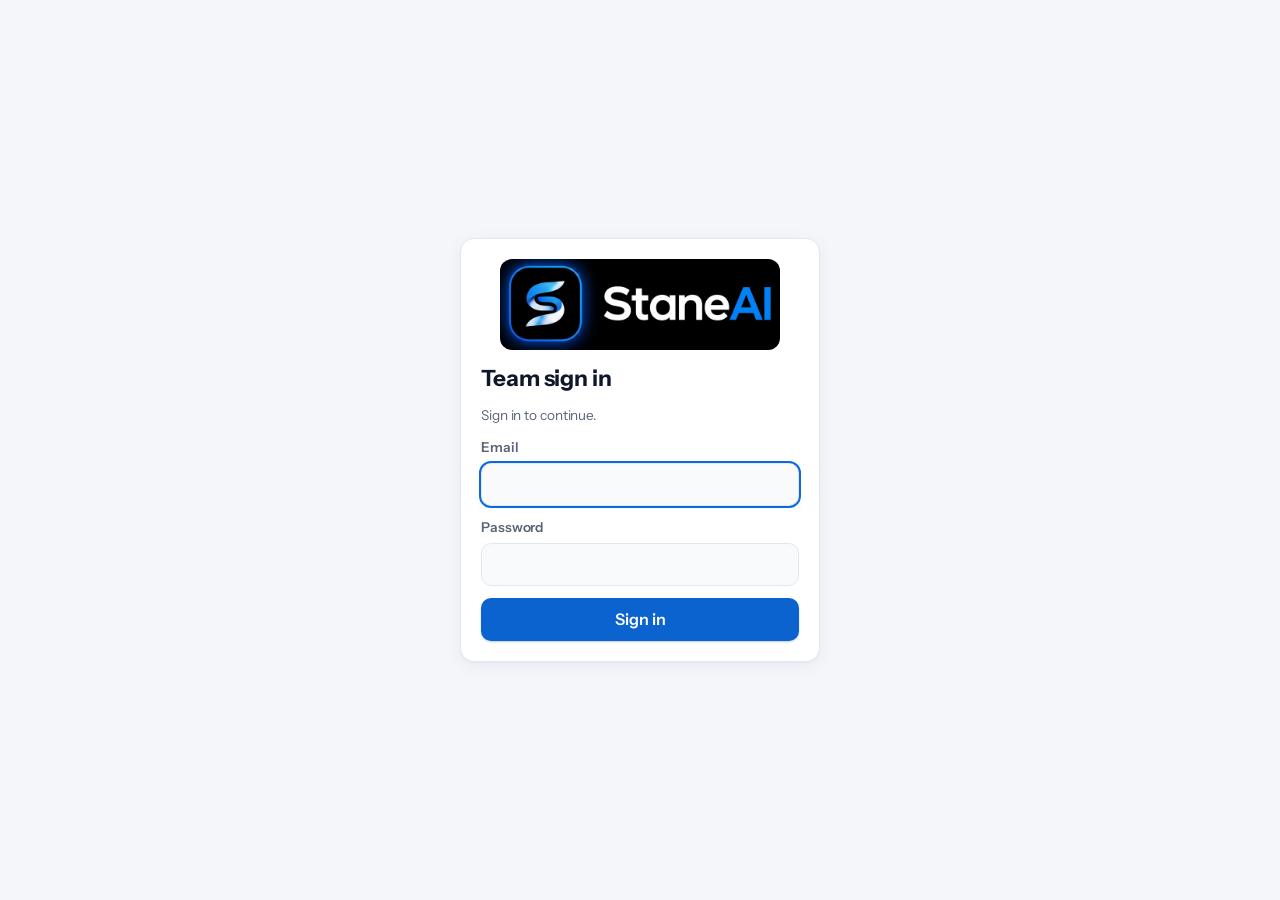
<file: index.html>
<!doctype html>
<html lang="en" data-page="admin" class="locked">
<head>
  <meta charset="utf-8">
  <meta name="viewport" content="width=device-width, initial-scale=1">
  <meta name="robots" content="noindex, nofollow">
  <title>Stane AI Team</title>
  <link rel="icon" type="image/png" href="favicon.png">
  <link rel="apple-touch-icon" href="apple-touch-icon.png">
  <meta name="theme-color" content="#030508">
  <link rel="preconnect" href="https://fonts.googleapis.com">
  <link rel="preconnect" href="https://fonts.gstatic.com" crossorigin>
  <link rel="stylesheet" href="https://fonts.googleapis.com/css2?family=Instrument+Sans:wght@400..700&display=swap">
  <link rel="stylesheet" href="style.css?v=42">
  <script src="team-key.js?v=42"></script>
  <script src="auth.js?v=42"></script>
</head>
<body>
  <header class="top">
    <div class="brand">
      <img src="logo-icon.png" alt="" width="44" height="44">
      <div>
        <h1>Stane AI Team</h1>
        <p class="tagline" id="todayLine"></p>
      </div>
    </div>
  </header>

  <nav class="tabs" role="tablist" aria-label="Sections">
    <button type="button" role="tab" id="tabBtnMorning" aria-controls="tabMorning" aria-selected="false" class="tab">Morning</button>
    <button type="button" role="tab" id="tabBtnTeam" aria-controls="tabTeam" aria-selected="true" class="tab active">Assigned</button>
    <button type="button" role="tab" id="tabBtnBoard" aria-controls="tabBoard" aria-selected="false" class="tab">Team tasks</button>
    <button type="button" role="tab" id="tabBtnProjects" aria-controls="tabProjects" aria-selected="false" class="tab">Company projects</button>
    <button type="button" role="tab" id="tabBtnLinks" aria-controls="tabLinks" aria-selected="false" class="tab">Company links</button>
    <button type="button" role="tab" id="tabBtnDocs" aria-controls="tabDocs" aria-selected="false" class="tab">Company documents</button>
    <button type="button" role="tab" id="tabBtnPartnerDocs" aria-controls="tabPartnerDocs" aria-selected="false" class="tab">Partners documents</button>
    <button type="button" role="tab" id="tabBtnKeys" aria-controls="tabKeys" aria-selected="false" class="tab">API keys</button>
    <button type="button" role="tab" id="tabBtnPrompts" aria-controls="tabPrompts" aria-selected="false" class="tab">Prompts</button>
    <button type="button" role="tab" id="tabBtnRepos" aria-controls="tabRepos" aria-selected="false" class="tab">GitHub</button>
    <button type="button" role="tab" id="tabBtnEmployees" aria-controls="tabEmployees" aria-selected="false" class="tab">Employees</button>
    <button type="button" role="tab" id="tabBtnInsta" aria-controls="tabInsta" aria-selected="false" class="tab">Instagram reference</button>
    <button type="button" role="tab" id="tabBtnReels" aria-controls="tabReels" aria-selected="false" class="tab">Instagram reel plan</button>
    <button type="button" role="tab" id="tabBtnIdeas" aria-controls="tabIdeas" aria-selected="false" class="tab">Ideas</button>
    <button type="button" role="tab" id="tabBtnExpenses" aria-controls="tabExpenses" aria-selected="false" class="tab">Expenses</button>
    <button type="button" role="tab" id="tabBtnSync" aria-controls="tabSync" aria-selected="false" class="tab">Sync</button>
    <span class="sync-chip off" id="syncChip">Sync off</span>
    <button type="button" role="tab" id="tabBtnCalendar" aria-controls="tabCalendar" aria-selected="false" class="tab tab-mini">Calendar</button>
    <button type="button" role="tab" id="tabBtnEnglish" aria-controls="tabEnglish" aria-selected="false" class="tab tab-mini">English</button>
  </nav>

  <p class="notice" id="notice" hidden></p>

  <!-- ===================== Calendar tab ===================== -->
  <main class="layout" id="tabCalendar" role="tabpanel" aria-labelledby="tabBtnCalendar" hidden>
    <section class="card calendar" aria-label="Calendar">
      <div class="cal-head">
        <button type="button" class="nav" id="prev" aria-label="Previous month">&#8249;</button>
        <h2 id="monthTitle"></h2>
        <button type="button" class="nav" id="next" aria-label="Next month">&#8250;</button>
        <button type="button" class="ghost-btn" id="goToday">Today</button>
      </div>
      <div class="weekdays" aria-hidden="true">
        <span>Sun</span><span>Mon</span><span>Tue</span><span>Wed</span><span>Thu</span><span>Fri</span><span>Sat</span>
      </div>
      <div class="grid" id="grid"></div>
    </section>

    <section class="card day" aria-label="Tasks for the selected day">
      <div class="day-head">
        <h2 id="dayTitle"></h2>
        <button type="button" class="cross-btn" id="crossBtn"></button>
      </div>
      <p class="hint" id="crossHint"></p>
      <div class="progress" aria-hidden="true"><div class="progress-bar" id="progressBar"></div></div>
      <p class="progress-text" id="progressText"></p>

      <h3>Fixed daily tasks</h3>
      <ul class="tasks" id="fixedList"></ul>
      <p class="empty" id="fixedEmpty">No fixed tasks yet. Add the things you want to do every day.</p>
      <form class="add" id="fixedForm" autocomplete="off">
        <input type="text" id="fixedInput" maxlength="200" placeholder="New fixed task (every day)" aria-label="New fixed daily task">
        <input type="time" id="fixedTime" aria-label="Time for the fixed task (optional)">
        <button type="submit">Add</button>
      </form>

      <h3>Tasks for this day</h3>
      <ul class="tasks" id="taskList"></ul>
      <p class="empty" id="empty">No tasks for this day yet.</p>
      <form class="add" id="addForm" autocomplete="off">
        <input type="text" id="taskInput" maxlength="200" placeholder="New task for this day" aria-label="New task for this day">
        <input type="time" id="taskTime" aria-label="Time for the task (optional)">
        <button type="submit">Add</button>
      </form>
    </section>
  </main>

  <!-- ===================== English tab ===================== -->
  <main class="layout" id="tabEnglish" role="tabpanel" aria-labelledby="tabBtnEnglish" hidden>
    <div class="col">
      <section class="card focus" aria-label="What to improve today">
        <h2>Improve today</h2>
        <p class="focus-from" id="focusFrom"></p>
        <p class="focus-text" id="focusText"></p>
        <p class="status" id="todayStatus"></p>
      </section>

      <section class="card" aria-label="Upload a video">
        <h2>Upload your speaking video</h2>
        <p class="hint">Speak for about 3 minutes, upload the video, then write what you should improve next time.</p>
        <form id="videoForm" class="video-form">
          <label>Date
            <input type="date" id="videoDate" required>
          </label>
          <label>Video file
            <input type="file" id="videoFile" accept="video/*">
          </label>
          <label>What to improve next time
            <textarea id="videoNotes" rows="4" maxlength="2000" placeholder="e.g. Speak slower. Stop saying 'basically'. Finish sentences."></textarea>
          </label>
          <div class="form-row">
            <button type="submit" class="primary-btn" id="videoSave">Save</button>
            <span class="form-msg" id="videoMsg" role="status"></span>
          </div>
        </form>
        <p class="hint" id="storageLine"></p>
      </section>
    </div>

    <section class="card" aria-label="Video history">
      <h2>History</h2>
      <ul class="history" id="history"></ul>
      <p class="empty" id="historyEmpty">No videos yet. Your first upload will appear here.</p>
    </section>
  </main>

  <!-- ===================== Morning (shared, resets every day) ===================== -->
  <main class="layout one-col" id="tabMorning" role="tabpanel" aria-labelledby="tabBtnMorning" hidden>
    <section class="card" aria-label="Morning tasks">
      <div class="card-head">
        <h2>Morning &middot; first 30 minutes</h2>
        <span class="count-pill" id="mnDate"></span>
      </div>
      <p class="hint">Both of you do these first thing every morning. Tick your own box when it is done. The ticks clear by themselves the next morning.</p>
      <div class="mn-progress" id="mnProgress"></div>
      <ul class="tasks mn-list" id="mnList"></ul>
      <p class="empty" id="mnEmpty">No morning tasks yet. Add one below.</p>
      <form id="mnForm" class="add" autocomplete="off">
        <input type="text" id="mnText" maxlength="160" placeholder="New morning task" aria-label="New morning task" required>
        <button type="submit">Add</button>
      </form>
    </section>
  </main>

  <!-- ===================== Team tab (admin) ===================== -->
  <main class="layout" id="tabTeam" role="tabpanel" aria-labelledby="tabBtnTeam">
    <div class="col">
      <section class="card" aria-label="Tasks assigned to you">
        <div class="card-head">
          <h2>Assigned to you</h2>
          <span class="count-pill"><strong id="tmMinePending">0</strong> pending</span>
        </div>
        <ul class="tasks" id="tmMineList"></ul>
        <p class="empty" id="tmMineEmpty">Nothing to do right now.</p>
        <h3>Done</h3>
        <ul class="tasks" id="tmMineDoneList"></ul>
        <p class="empty" id="tmMineDoneEmpty">Nothing finished yet.</p>
      </section>

      <section class="card" aria-label="Assign a task">
        <h2 id="tmAssignHead">Assign a task</h2>
        <form id="tmAssignForm" class="video-form" autocomplete="off">
          <label>Task
            <input type="text" id="tmAssignText" maxlength="200" placeholder="e.g. Finish the landing page copy" required>
          </label>
          <div class="field-row">
            <label>Due date (optional)
              <input type="date" id="tmAssignDue">
            </label>
            <label>Time (optional)
              <input type="time" id="tmAssignTime">
            </label>
          </div>
          <label>Details (optional)
            <textarea id="tmAssignNote" rows="2" maxlength="1000" placeholder="Anything they should know"></textarea>
          </label>
          <div class="form-row">
            <button type="submit" class="primary-btn">Assign</button>
          </div>
        </form>
      </section>

      <section class="card" aria-label="Tasks you assigned">
        <div class="card-head">
          <h2 id="tmSentHead">Assigned by you</h2>
          <span class="count-pill"><strong id="tmSentPending">0</strong> pending</span>
        </div>
        <ul class="tasks" id="tmSentList"></ul>
        <p class="empty" id="tmSentEmpty">No pending tasks.</p>
        <h3>Done</h3>
        <ul class="tasks" id="tmSentDoneList"></ul>
        <p class="empty" id="tmSentDoneEmpty">Nothing finished yet.</p>
      </section>
    </div>

    <div class="col">
      <section class="card" aria-label="Team sync">
        <h2>Team sync</h2>
        <p class="sync-status off" id="tmStatus" role="status"></p>
        <p class="hint">Tasks, ideas and expenses sync automatically for both of you after signing in.</p>
        <div class="form-row">
          <button type="button" class="ghost-btn" id="tmSyncNow" hidden>Sync now</button>
        </div>
      </section>

      <section class="card" aria-label="Names">
        <h2>Names</h2>
        <form id="tmNamesForm" class="video-form" autocomplete="off">
          <div class="field-row">
            <label>Your name
              <input type="text" id="tmNameAdmin" maxlength="40" placeholder="Admin">
            </label>
            <label>Partner's name
              <input type="text" id="tmNameMember" maxlength="40" placeholder="Partner">
            </label>
          </div>
          <div class="form-row">
            <button type="submit" class="primary-btn">Save names</button>
            <span class="form-msg" id="tmNamesMsg" role="status"></span>
          </div>
        </form>
      </section>
    </div>
  </main>

  <!-- ===================== Team tasks board ===================== -->
  <main class="ideas-wrap" id="tabBoard" role="tabpanel" aria-labelledby="tabBtnBoard" hidden>
    <section class="card board-add" aria-label="Add a team task">
      <h2>Add a team task</h2>
      <p class="hint">Both of you can add tasks here and change their status.</p>
      <form id="tmBoardForm" class="add board-form" autocomplete="off">
        <input type="text" id="tmBoardText" maxlength="200" placeholder="New team task" aria-label="New team task" required>
        <select id="tmBoardOwner" aria-label="Who will do it">
          <option value="both">Both</option>
          <option value="admin">Divyanshu</option>
          <option value="member">Mohit</option>
        </select>
        <input type="date" id="tmBoardDue" aria-label="Due date (optional)">
        <button type="submit">Add</button>
      </form>
    </section>
    <div class="board">
      <section class="card board-col todo" aria-labelledby="tmBoardHead_todo">
        <div class="card-head">
          <h2 id="tmBoardHead_todo">To do</h2>
          <span class="count-pill"><strong id="tmBoardTodoCount">0</strong></span>
        </div>
        <ul class="board-list" id="tmBoardTodo"></ul>
        <p class="empty" id="tmBoardTodoEmpty">Nothing here.</p>
      </section>
      <section class="card board-col doing" aria-labelledby="tmBoardHead_doing">
        <div class="card-head">
          <h2 id="tmBoardHead_doing">In progress</h2>
          <span class="count-pill"><strong id="tmBoardDoingCount">0</strong></span>
        </div>
        <ul class="board-list" id="tmBoardDoing"></ul>
        <p class="empty" id="tmBoardDoingEmpty">Nothing here.</p>
      </section>
      <section class="card board-col done" aria-labelledby="tmBoardHead_done">
        <div class="card-head">
          <h2 id="tmBoardHead_done">Done</h2>
          <span class="count-pill"><strong id="tmBoardDoneCount">0</strong></span>
        </div>
        <ul class="board-list" id="tmBoardDone"></ul>
        <p class="empty" id="tmBoardDoneEmpty">Nothing here.</p>
      </section>
    </div>
  </main>

  <!-- ===================== Projects ===================== -->
  <main class="ideas-wrap" id="tabProjects" role="tabpanel" aria-labelledby="tabBtnProjects" hidden>
    <div class="idea-filter" id="tmProjView" role="group" aria-label="Show">
      <button type="button" data-view="list" class="active" aria-pressed="true">Projects</button>
      <button type="button" data-view="tasks" aria-pressed="false">Project tasks</button>
    </div>
    <div class="proj-sec company">
      <section class="card board-add proj-sec-head" id="tmProjAddCard" aria-label="Company projects">
        <div class="card-head">
          <span class="proj-sec-icon"><svg viewBox="0 0 24 24" width="20" height="20" aria-hidden="true"><path fill="none" stroke="currentColor" stroke-width="1.8" stroke-linecap="round" stroke-linejoin="round" d="M4 21V5a1 1 0 0 1 1-1h9a1 1 0 0 1 1 1v16M15 9h4a1 1 0 0 1 1 1v11M3 21h18M8 8h3M8 12h3M8 16h3"/></svg></span>
          <div class="proj-sec-title">
            <h2>Company projects</h2>
            <p class="hint" id="tmProjHint">Websites, tools and products the company runs. Each one with its direct link.</p>
          </div>
          <span class="count-pill"><strong id="tmProjCount">0</strong> projects</span>
        </div>
        <form id="tmProjForm" class="add board-form" autocomplete="off">
          <input type="text" id="tmProjName" maxlength="80" placeholder="New company project name" aria-label="New company project name" required>
          <input type="text" id="tmProjNote" maxlength="1000" placeholder="Description (optional)" aria-label="Description (optional)">
          <button type="submit">Add project</button>
        </form>
      </section>
      <div class="projects-grid" id="tmProjList"></div>
      <p class="empty" id="tmProjEmpty">No company projects yet.</p>
    </div>
    <div class="proj-sec app">
      <section class="card board-add proj-sec-head" id="tmAppAddCard" aria-label="App projects">
        <div class="card-head">
          <span class="proj-sec-icon"><svg viewBox="0 0 24 24" width="20" height="20" aria-hidden="true"><path fill="none" stroke="currentColor" stroke-width="1.8" stroke-linecap="round" stroke-linejoin="round" d="M8 2.5h8a1.5 1.5 0 0 1 1.5 1.5v16a1.5 1.5 0 0 1-1.5 1.5H8A1.5 1.5 0 0 1 6.5 20V4A1.5 1.5 0 0 1 8 2.5zM11 18.5h2"/></svg></span>
          <div class="proj-sec-title">
            <h2>App projects</h2>
            <p class="hint" id="tmAppHint">Mobile and web apps being built, each with its repo and live link.</p>
          </div>
          <span class="count-pill"><strong id="tmAppCount">0</strong> apps</span>
        </div>
        <form id="tmAppForm" class="add board-form" autocomplete="off">
          <input type="text" id="tmAppName" maxlength="80" placeholder="New app name" aria-label="New app name" required>
          <input type="text" id="tmAppNote" maxlength="1000" placeholder="Description (optional)" aria-label="Description (optional)">
          <button type="submit">Add app</button>
        </form>
      </section>
      <div class="projects-grid" id="tmAppList"></div>
      <p class="empty" id="tmAppEmpty">No app projects yet. Use "+ Add app".</p>
    </div>
  </main>

  <!-- ===================== Company links ===================== -->
  <main class="ideas-wrap" id="tabLinks" role="tabpanel" aria-labelledby="tabBtnLinks" hidden>
    <section class="card board-add" aria-label="Add a link">
      <div class="card-head">
        <h2>Company links</h2>
        <span class="count-pill"><strong id="tmLinkCount">0</strong> links</span>
      </div>
      <form id="tmLinkForm" class="add board-form" autocomplete="off">
        <input type="text" id="tmLinkTitle" maxlength="80" placeholder="Name, e.g. Instagram" aria-label="Link name" required>
        <input type="text" id="tmLinkUrl" maxlength="500" placeholder="https://…" aria-label="Link address" required>
        <input type="text" id="tmLinkGroup" maxlength="40" list="tmLinkGroups" placeholder="Group (optional)" aria-label="Group (optional)">
        <datalist id="tmLinkGroups"></datalist>
        <button type="submit">Add link</button>
      </form>
      <p class="form-msg" id="tmLinkMsg" role="status"></p>
    </section>
    <div class="links-grid" id="tmLinkList"></div>
    <p class="empty" id="tmLinkEmpty">No links yet. Add websites, social pages, tools and drives here.</p>
  </main>

  <!-- ===================== Documents ===================== -->
  <main class="layout docs-layout" id="tabDocs" role="tabpanel" aria-labelledby="tabBtnDocs" hidden>
    <section class="card" aria-label="Add a document">
      <h2>Add a company document</h2>
      <p class="hint">Upload a file (up to 10 MB), save a link, or write a note. Files are kept in your private team data on GitHub.</p>
      <form id="tmDocForm" class="video-form" autocomplete="off">
        <label>Title
          <input type="text" id="tmDocTitle" maxlength="120" placeholder="e.g. Company registration, Pitch deck" required>
        </label>
        <label>File (optional)
          <input type="file" id="tmDocFile">
        </label>
        <label>Link (optional)
          <input type="text" id="tmDocUrl" maxlength="500" placeholder="https://drive.google.com/…">
        </label>
        <label>Note (optional)
          <textarea id="tmDocNote" rows="3" maxlength="5000" placeholder="Details, where the original is kept…"></textarea>
        </label>
        <div class="form-row">
          <button type="submit" class="primary-btn" id="tmDocBtn">Save document</button>
          <span class="form-msg" id="tmDocMsg" role="status"></span>
        </div>
      </form>
    </section>
    <section class="card" aria-label="Company documents">
      <div class="card-head">
        <h2>Company documents</h2>
        <span class="count-pill"><strong id="tmDocCount">0</strong></span>
      </div>
      <ul class="board-list doc-list" id="tmDocList"></ul>
      <p class="empty" id="tmDocEmpty">No documents yet.</p>
    </section>
  </main>

  <!-- ===================== Partners documents ===================== -->
  <main class="ideas-wrap" id="tabPartnerDocs" role="tabpanel" aria-labelledby="tabBtnPartnerDocs" hidden>
    <p class="hint">Files up to 10 MB, links or notes. Kept in the private team data on GitHub; both of you can see them.</p>
    <div class="partner-docs">
      <section class="card" aria-label="Mohit Mummy Docs">
        <div class="card-head">
          <h2>Mohit Mummy Docs</h2>
          <span class="count-pill"><strong id="mmDocCount">0</strong></span>
        </div>
        <form id="mmDocForm" class="video-form" autocomplete="off">
          <label>Title
            <input type="text" id="mmDocTitle" maxlength="120" placeholder="e.g. Aadhaar card, PAN card" required>
          </label>
          <label>File (optional)
            <input type="file" id="mmDocFile">
          </label>
          <label>Link (optional)
            <input type="text" id="mmDocUrl" maxlength="500" placeholder="https://drive.google.com/…">
          </label>
          <label>Note (optional)
            <textarea id="mmDocNote" rows="2" maxlength="5000"></textarea>
          </label>
          <div class="form-row">
            <button type="submit" class="primary-btn" id="mmDocBtn">Save document</button>
            <span class="form-msg" id="mmDocMsg" role="status"></span>
          </div>
        </form>
        <ul class="board-list doc-list" id="mmDocList"></ul>
        <p class="empty" id="mmDocEmpty">No documents yet.</p>
      </section>
      <section class="card" aria-label="Divyu Mummy Docs">
        <div class="card-head">
          <h2>Divyu Mummy Docs</h2>
          <span class="count-pill"><strong id="dmDocCount">0</strong></span>
        </div>
        <form id="dmDocForm" class="video-form" autocomplete="off">
          <label>Title
            <input type="text" id="dmDocTitle" maxlength="120" placeholder="e.g. Aadhaar card, PAN card" required>
          </label>
          <label>File (optional)
            <input type="file" id="dmDocFile">
          </label>
          <label>Link (optional)
            <input type="text" id="dmDocUrl" maxlength="500" placeholder="https://drive.google.com/…">
          </label>
          <label>Note (optional)
            <textarea id="dmDocNote" rows="2" maxlength="5000"></textarea>
          </label>
          <div class="form-row">
            <button type="submit" class="primary-btn" id="dmDocBtn">Save document</button>
            <span class="form-msg" id="dmDocMsg" role="status"></span>
          </div>
        </form>
        <ul class="board-list doc-list" id="dmDocList"></ul>
        <p class="empty" id="dmDocEmpty">No documents yet.</p>
      </section>
    </div>
  </main>

  <!-- ===================== API keys (shared, plain text) ===================== -->
  <main class="layout keys-layout" id="tabKeys" role="tabpanel" aria-labelledby="tabBtnKeys" hidden>
    <section class="card" aria-label="Add an API key">
      <h2 id="akFormHead">Add an API key</h2>
      <p class="hint">Shared with both of you. Keys are saved in plain text in the private team data repo, so keep only free keys here.</p>
      <form id="akForm" class="video-form" autocomplete="off">
        <label>Whose key
          <select id="akOwner">
            <option value="admin">Divyanshu</option>
            <option value="member">Mohit</option>
          </select>
        </label>
        <label>Service / name
          <input type="text" id="akName" maxlength="80" placeholder="e.g. Gemini, OpenWeather, Mapbox" required>
        </label>
        <label>API key
          <textarea id="akKey" rows="2" maxlength="4000" spellcheck="false" autocomplete="off" required></textarea>
        </label>
        <div class="idea-opts">
          <label>Env variable (optional)
            <input type="text" id="akEnv" maxlength="80" placeholder="GEMINI_API_KEY" spellcheck="false">
          </label>
          <label>Used in (optional)
            <input type="text" id="akProject" maxlength="80" placeholder="App or project name" list="akProjectList">
          </label>
        </div>
        <datalist id="akProjectList"></datalist>
        <label>Dashboard link (optional)
          <input type="url" id="akLink" maxlength="500" placeholder="https://…">
        </label>
        <div class="idea-opts">
          <label>Free limit (optional)
            <input type="text" id="akLimit" maxlength="80" placeholder="e.g. 1,500 requests/day">
          </label>
          <label>Expires on (optional)
            <input type="date" id="akExpiry">
          </label>
        </div>
        <label>Notes (optional)
          <textarea id="akNote" rows="2" maxlength="1000" placeholder="Account used, restrictions…"></textarea>
        </label>
        <div class="form-row">
          <button type="submit" class="primary-btn" id="akSave">Save key</button>
          <button type="button" class="ghost-btn" id="akCancel" hidden>Cancel edit</button>
          <span class="form-msg" id="akMsg" role="status"></span>
        </div>
      </form>
      <details class="ak-bulk">
        <summary>Paste many at once</summary>
        <form id="akBulkForm" class="video-form" autocomplete="off">
          <label>Whose keys
            <select id="akBulkOwner">
              <option value="admin">Divyanshu</option>
              <option value="member">Mohit</option>
            </select>
          </label>
          <label>One key per line, as <code>name = key</code>
            <textarea id="akBulkText" rows="6" maxlength="20000" spellcheck="false" placeholder="groq = gsk_…&#10;tavily = tvly-…"></textarea>
          </label>
          <div class="form-row">
            <button type="submit" class="primary-btn">Add all</button>
            <span class="form-msg" id="akBulkMsg" role="status"></span>
          </div>
        </form>
      </details>
    </section>

    <section class="card" aria-label="Saved API keys">
      <div class="card-head">
        <h2>Saved keys</h2>
        <span class="count-pill"><strong id="akCount">0</strong> saved</span>
      </div>
      <div class="ak-tools">
        <input type="search" id="akSearch" placeholder="Search name, project, notes…" aria-label="Search API keys">
        <select id="akOwnerFilter" aria-label="Show whose keys">
          <option value="">Everyone's keys</option>
          <option value="admin">Divyanshu's keys</option>
          <option value="member">Mohit's keys</option>
        </select>
        <select id="akFilter" aria-label="Filter by project"></select>
        <button type="button" class="ghost-btn" id="akMask" aria-pressed="false">Hide keys</button>
        <button type="button" class="ghost-btn" id="akCopyEnv">Copy as .env</button>
      </div>
      <p class="form-msg" id="akToolMsg" role="status"></p>
      <ul class="row-list" id="akList"></ul>
      <p class="empty" id="akEmpty">No API keys saved yet.</p>
    </section>
  </main>

  <!-- ===================== Prompts (shared) ===================== -->
  <main class="layout split-layout" id="tabPrompts" role="tabpanel" aria-labelledby="tabBtnPrompts" hidden>
    <section class="card" aria-label="Add a prompt">
      <h2 id="pmHead">Add a prompt</h2>
      <p class="hint">Important prompts, shared by both of you.</p>
      <form id="pmForm" class="video-form" autocomplete="off">
        <label>Title
          <input type="text" id="pmTitle" maxlength="120" placeholder="e.g. App store description writer" required>
        </label>
        <label>Markdown file (optional)
          <input type="file" id="pmFile" accept=".md,.markdown,.txt,text/markdown,text/plain">
        </label>
        <p class="hint pm-file-hint">Upload a .md file to fill the prompt below. An empty title is taken from the file.</p>
        <input type="hidden" id="pmSource">
        <label>Prompt
          <textarea id="pmText" rows="8" maxlength="100000" required></textarea>
        </label>
        <label>Category (optional)
          <input type="text" id="pmGroup" maxlength="60" placeholder="Coding, Marketing, Design…" list="pmGroupList">
        </label>
        <datalist id="pmGroupList"></datalist>
        <label>Notes (optional)
          <textarea id="pmNote" rows="2" maxlength="1000" placeholder="Which model works best, when to use it…"></textarea>
        </label>
        <div class="form-row">
          <button type="submit" class="primary-btn" id="pmSave">Save prompt</button>
          <button type="button" class="ghost-btn" id="pmCancel" hidden>Cancel edit</button>
          <span class="form-msg" id="pmMsg" role="status"></span>
        </div>
      </form>
    </section>
    <section class="card" aria-label="Saved prompts">
      <div class="card-head">
        <h2>Saved prompts</h2>
        <span class="count-pill"><strong id="pmCount">0</strong> saved</span>
      </div>
      <div class="ak-tools">
        <input type="search" id="pmSearch" placeholder="Search prompts…" aria-label="Search prompts">
        <select id="pmFilter" aria-label="Filter by category"></select>
      </div>
      <ul class="row-groups" id="pmList"></ul>
      <p class="empty" id="pmEmpty">No prompts saved yet.</p>
    </section>
  </main>

  <!-- ===================== GitHub repos (shared) ===================== -->
  <main class="layout split-layout" id="tabRepos" role="tabpanel" aria-labelledby="tabBtnRepos" hidden>
    <section class="card" aria-label="Add a repository">
      <h2 id="ghHead">Add a repository</h2>
      <p class="hint">Repos that make Claude more powerful, sorted by what they are used for.</p>
      <form id="ghForm" class="video-form" autocomplete="off">
        <label>Repository link
          <input type="text" id="ghUrl" maxlength="300" placeholder="https://github.com/owner/repo" required spellcheck="false">
        </label>
        <label>Name (optional)
          <input type="text" id="ghName" maxlength="100" placeholder="Taken from the link if left empty">
        </label>
        <label>What it is (optional)
          <textarea id="ghNote" rows="2" maxlength="1000" placeholder="What this repo is for…"></textarea>
        </label>
        <div class="idea-opts">
          <label>Category
            <input type="text" id="ghGroup" maxlength="60" placeholder="Web design, Security…" list="ghGroupList">
          </label>
          <label>Main branch (optional)
            <input type="text" id="ghBranch" maxlength="60" placeholder="main" spellcheck="false">
          </label>
          <label>Visibility
            <select id="ghVis">
              <option value="private">Private</option>
              <option value="public">Public</option>
            </select>
          </label>
        </div>
        <datalist id="ghGroupList"></datalist>
        <div class="form-row">
          <button type="submit" class="primary-btn" id="ghSave">Save repo</button>
          <button type="button" class="ghost-btn" id="ghCancel" hidden>Cancel edit</button>
          <span class="form-msg" id="ghMsg" role="status"></span>
        </div>
      </form>
    </section>
    <section class="card" aria-label="Saved repositories">
      <div class="card-head">
        <h2>Repositories</h2>
        <span class="count-pill"><strong id="ghCount">0</strong> saved</span>
      </div>
      <div class="ak-tools">
        <input type="search" id="ghSearch" placeholder="Search repos…" aria-label="Search repositories">
        <select id="ghFilter" aria-label="Filter by category"></select>
      </div>
      <ul class="row-groups" id="ghList"></ul>
      <p class="empty" id="ghEmpty">No repositories saved yet.</p>
    </section>
  </main>

  <!-- ===================== Instagram reference content (shared) ===================== -->
  <main class="layout split-layout" id="tabInsta" role="tabpanel" aria-labelledby="tabBtnInsta" hidden>
    <section class="card" aria-label="Add an Instagram reference">
      <h2 id="igHead">Add Instagram reference</h2>
      <p class="hint">Paste the reel or post link and pick a category. Shared by both of you.</p>
      <form id="igForm" class="video-form" autocomplete="off">
        <label>Instagram link
          <input type="text" id="igUrl" maxlength="500" placeholder="https://www.instagram.com/reel/…" required spellcheck="false">
        </label>
        <label>Category
          <select id="igGroup"></select>
        </label>
        <label id="igNewWrap" hidden>New category name
          <input type="text" id="igNew" maxlength="40" placeholder="e.g. Product demo">
        </label>
        <div class="form-row">
          <button type="submit" class="primary-btn" id="igSave">Save link</button>
          <button type="button" class="ghost-btn" id="igCancel" hidden>Cancel edit</button>
          <span class="form-msg" id="igMsg" role="status"></span>
        </div>
      </form>
    </section>
    <section class="card" aria-label="Saved Instagram references">
      <div class="card-head">
        <h2>Instagram reference content</h2>
        <span class="count-pill"><strong id="igCount">0</strong> saved</span>
      </div>
      <div class="ak-tools">
        <input type="search" id="igSearch" placeholder="Search links…" aria-label="Search Instagram links">
        <select id="igFilter" aria-label="Filter by category"></select>
      </div>
      <ul class="row-groups" id="igList"></ul>
      <p class="empty" id="igEmpty">No Instagram links saved yet.</p>
    </section>
  </main>

  <!-- ===================== Instagram reel plan (shared) ===================== -->
  <main class="layout one-col" id="tabReels" role="tabpanel" aria-labelledby="tabBtnReels" hidden>
    <section class="card" aria-label="Instagram reel plan">
      <div class="card-head">
        <h2>Instagram reel plan</h2>
        <span class="count-pill"><strong id="rpCount">0</strong> / 28 done</span>
      </div>
      <p class="hint">1 to 7 December: one post and three reel references a day. Paste each link, pick who it is allotted to, then mark it completed and uploaded. Shared by both of you.</p>
      <div class="rp-days" id="rpDays"></div>
    </section>
  </main>

  <!-- ===================== Employees (shared) ===================== -->
  <main class="layout split-layout" id="tabEmployees" role="tabpanel" aria-labelledby="tabBtnEmployees" hidden>
    <section class="card" aria-label="Add an employee">
      <h2 id="emHead">Add an employee</h2>
      <form id="emForm" class="video-form" autocomplete="off">
        <label>Full name
          <input type="text" id="emName" maxlength="100" required>
        </label>
        <label>Gmail id
          <input type="text" id="emGmail" maxlength="120" placeholder="name@gmail.com" spellcheck="false">
        </label>
        <p class="hint">For each one, type the username or paste the full link.</p>
        <div class="idea-opts">
          <label>Instagram
            <input type="text" id="emInsta" maxlength="200" placeholder="@username or link" spellcheck="false">
          </label>
          <label>LinkedIn
            <input type="text" id="emLinkedin" maxlength="200" placeholder="username or link" spellcheck="false">
          </label>
        </div>
        <div class="idea-opts">
          <label>X (Twitter)
            <input type="text" id="emX" maxlength="200" placeholder="@username or link" spellcheck="false">
          </label>
          <label>Facebook
            <input type="text" id="emFacebook" maxlength="200" placeholder="username or link" spellcheck="false">
          </label>
        </div>
        <label>Reddit
          <input type="text" id="emReddit" maxlength="200" placeholder="u/username or link" spellcheck="false">
        </label>
        <div class="form-row">
          <button type="submit" class="primary-btn" id="emSave">Save employee</button>
          <button type="button" class="ghost-btn" id="emCancel" hidden>Cancel edit</button>
          <span class="form-msg" id="emMsg" role="status"></span>
        </div>
      </form>
    </section>
    <section class="card" aria-label="Employees">
      <div class="card-head">
        <h2>Employees</h2>
        <span class="count-pill"><strong id="emCount">0</strong> people</span>
      </div>
      <div class="ak-tools">
        <input type="search" id="emSearch" placeholder="Search by name or id…" aria-label="Search employees">
      </div>
      <ul class="row-list emp-list" id="emList"></ul>
      <p class="empty" id="emEmpty">No employees added yet.</p>
    </section>
  </main>

  <!-- ===================== Ideas tab ===================== -->
  <main class="ideas-wrap" id="tabIdeas" role="tabpanel" aria-labelledby="tabBtnIdeas" hidden>
    <div class="idea-filter" role="group" aria-label="Show ideas">
      <button type="button" data-cat="startup" class="active" aria-pressed="true">Startup ideas</button>
      <button type="button" data-cat="app" aria-pressed="false">App ideas</button>
    </div>
    <div class="ideas-board">
      <section class="card idea-col" aria-labelledby="tmIdeaHeadAdmin">
        <h2 id="tmIdeaHeadAdmin">Admin</h2>
        <form class="idea-form" id="tmIdeaFormAdmin" autocomplete="off">
          <textarea id="tmIdeaInputAdmin" rows="2" maxlength="1000" placeholder="Write an idea…" aria-label="New idea"></textarea>
          <div class="idea-opts">
            <label>Which idea
              <select id="tmIdeaCatAdmin">
                <option value="startup">Startup idea</option>
                <option value="app">App idea</option>
              </select>
            </label>
            <label>Reminder (optional)
              <input type="datetime-local" id="tmIdeaRemindAdmin">
            </label>
          </div>
          <button type="submit" class="primary-btn">Add idea</button>
        </form>
        <ul class="ideas" id="tmIdeasAdmin"></ul>
        <p class="empty" id="tmIdeaEmptyAdmin">No ideas yet.</p>
      </section>
      <section class="card idea-col" aria-labelledby="tmIdeaHeadMember">
        <h2 id="tmIdeaHeadMember">Partner</h2>
        <form class="idea-form" id="tmIdeaFormMember" autocomplete="off">
          <textarea id="tmIdeaInputMember" rows="2" maxlength="1000" placeholder="Write an idea…" aria-label="New idea"></textarea>
          <div class="idea-opts">
            <label>Which idea
              <select id="tmIdeaCatMember">
                <option value="startup">Startup idea</option>
                <option value="app">App idea</option>
              </select>
            </label>
            <label>Reminder (optional)
              <input type="datetime-local" id="tmIdeaRemindMember">
            </label>
          </div>
          <button type="submit" class="primary-btn">Add idea</button>
        </form>
        <ul class="ideas" id="tmIdeasMember"></ul>
        <p class="empty" id="tmIdeaEmptyMember">No ideas yet.</p>
      </section>
    </div>
  </main>

  <!-- ===================== Expenses ===================== -->
  <main class="layout exp-layout" id="tabExpenses" role="tabpanel" aria-labelledby="tabBtnExpenses" hidden>
    <div class="col">
      <section class="card balance-card" aria-label="Balance">
        <p class="balance-label">Balance between you two</p>
        <p class="balance-amount" id="tmExpBalance">All settled</p>
        <p class="hint" id="tmExpBalanceSub"></p>
      </section>

      <section class="card" aria-label="Add an expense">
        <h2>Add an expense</h2>
        <form id="tmExpForm" class="video-form" autocomplete="off">
          <div class="field-row">
            <label>Amount (₹)
              <input type="number" id="tmExpAmount" min="0.01" step="0.01" inputmode="decimal" placeholder="0" required>
            </label>
            <label>Date
              <input type="date" id="tmExpDate" required>
            </label>
          </div>
          <label>What for
            <input type="text" id="tmExpWhat" maxlength="120" placeholder="e.g. Domain renewal, lunch, ads" required>
          </label>
          <label>Bill / receipt (optional)
            <input type="file" id="tmExpFile" accept="application/pdf,.pdf,image/png,image/jpeg,image/webp,.png,.jpg,.jpeg,.webp">
          </label>
          <p class="hint">Upload the bill as a PDF or image. If you skip it, the app makes a receipt for you.</p>
          <div class="field-row">
            <label>Paid by
              <select id="tmExpPaidBy">
                <option value="admin">Divyanshu</option>
                <option value="member">Mohit</option>
              </select>
            </label>
            <label>How to split
              <select id="tmExpSplit">
                <option value="half">Split equally</option>
                <option value="partners">Partners decided (Divyanshu 60% · Mohit 40%)</option>
                <option value="payer">Only for the payer (personal)</option>
                <option value="other">Fully for the other person</option>
                <option value="settle">Paying back money owed</option>
              </select>
            </label>
          </div>
          <div class="form-row">
            <button type="submit" class="primary-btn">Add expense</button>
            <span class="form-msg" id="tmExpMsg" role="status"></span>
          </div>
        </form>
      </section>
    </div>

    <section class="card" aria-label="Expenses by month">
      <div class="cal-head">
        <button type="button" class="nav" id="tmExpPrev" aria-label="Previous month">&#8249;</button>
        <h2 id="tmExpMonthTitle"></h2>
        <button type="button" class="nav" id="tmExpNext" aria-label="Next month">&#8250;</button>
      </div>
      <div class="team-stats">
        <div class="stat"><span class="stat-num" id="tmExpTotal">₹0</span><span class="stat-label">spent this month</span></div>
        <div class="stat"><span class="stat-num" id="tmExpPaidAdmin">₹0</span><span class="stat-label" id="tmExpPaidAdminLabel">paid by Divyanshu</span></div>
        <div class="stat"><span class="stat-num" id="tmExpPaidMember">₹0</span><span class="stat-label" id="tmExpPaidMemberLabel">paid by Mohit</span></div>
      </div>
      <ul class="tasks exp-list" id="tmExpList"></ul>
      <p class="empty" id="tmExpEmpty">No expenses this month.</p>
    </section>
  </main>

  <!-- ===================== Sync tab ===================== -->
  <main class="layout" id="tabSync" role="tabpanel" aria-labelledby="tabBtnSync" hidden>
    <section class="card" aria-label="Sync between devices">
      <h2>Sync phone and laptop</h2>
      <p class="sync-status off" id="syncStatus" role="status"></p>
      <p class="hint">Tasks, fixed tasks, streaks, crossed days and English notes are synced through your private GitHub repository. Videos are never uploaded; each video stays only on the device where you added it.</p>
      <form id="syncForm" class="video-form" autocomplete="off">
        <label>GitHub access token for this device
          <input type="password" id="syncToken" autocomplete="off" spellcheck="false" placeholder="Paste the token here">
        </label>
        <div class="form-row">
          <button type="submit" class="primary-btn">Connect</button>
          <button type="button" class="ghost-btn" id="syncNow" hidden>Sync now</button>
          <button type="button" class="ghost-btn" id="syncOff" hidden>Turn off on this device</button>
        </div>
      </form>
    </section>

    <section class="card" aria-label="How to create the token">
      <h2>How to get the token</h2>
      <ol class="steps">
        <li>Open GitHub and sign in to your personal account.</li>
        <li>Go to Settings, then Developer settings, then Personal access tokens, then Fine-grained tokens, and choose Generate new token.</li>
        <li>Set <strong>Resource owner</strong> to <strong>StaneAI-in</strong>. Under Repository access choose "Only select repositories" and pick <strong>stane-ai-self-fix-data</strong>.</li>
        <li>Under Permissions, Repository permissions, set <strong>Contents</strong> to "Read and write". Leave everything else as it is.</li>
        <li>Generate the token, copy it, and paste it on this page. Do the same on your phone.</li>
      </ol>
      <p class="hint">The token is saved only in this browser. When it expires, sync stops until you paste a new one; your data on this device is not affected.</p>
    </section>
  </main>

  <script src="app.js?v=42"></script>
  <script src="morning-core.js?v=42"></script>
  <script src="team.js?v=42"></script>
</body>
</html>
</file>
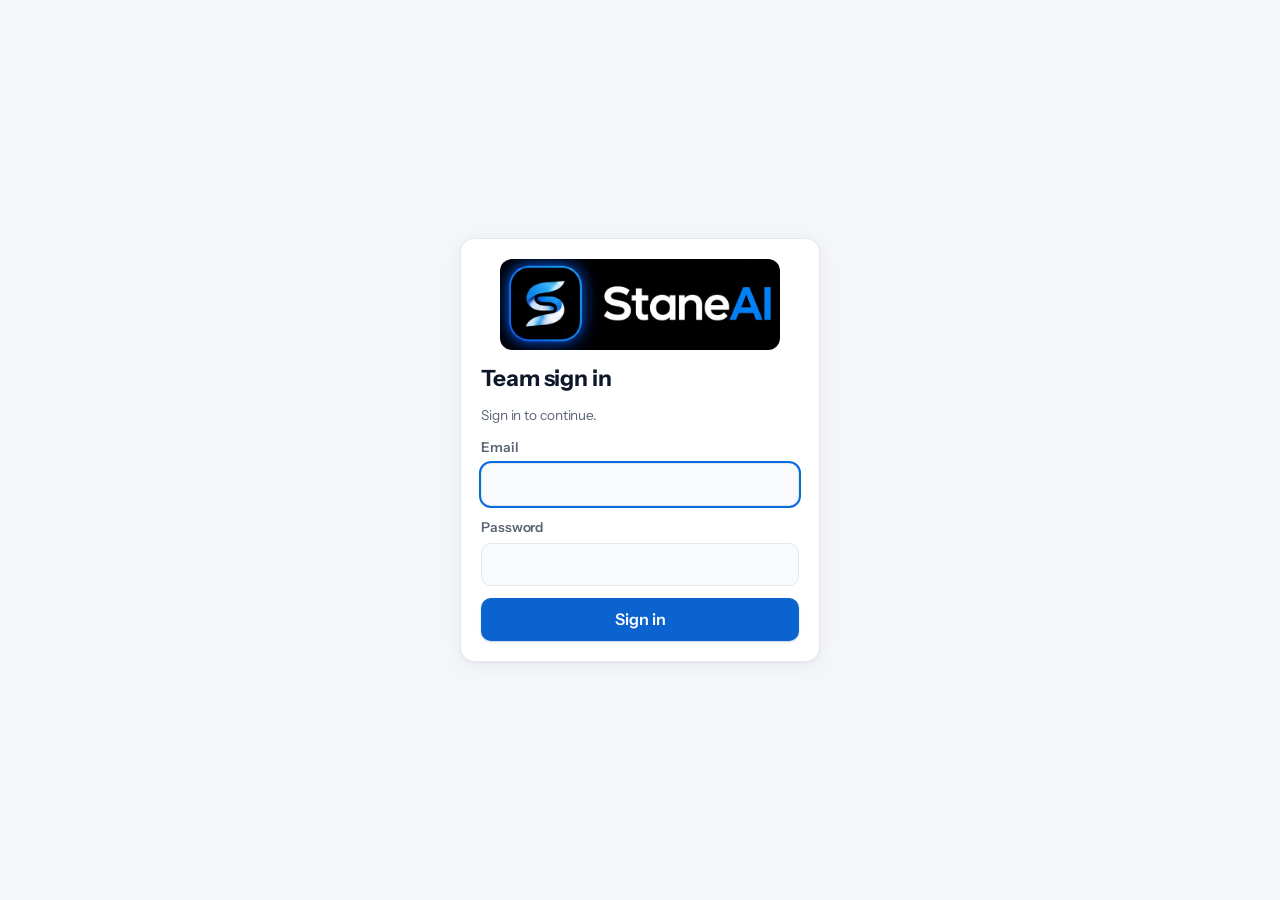
<file: team.html>
<!doctype html>
<html lang="en" data-page="member" class="locked">
<head>
  <meta charset="utf-8">
  <meta name="viewport" content="width=device-width, initial-scale=1">
  <meta name="robots" content="noindex, nofollow">
  <title>Stane AI Team</title>
  <link rel="icon" type="image/png" href="favicon.png">
  <link rel="apple-touch-icon" href="apple-touch-icon.png">
  <meta name="theme-color" content="#030508">
  <link rel="preconnect" href="https://fonts.googleapis.com">
  <link rel="preconnect" href="https://fonts.gstatic.com" crossorigin>
  <link rel="stylesheet" href="https://fonts.googleapis.com/css2?family=Instrument+Sans:wght@400..700&display=swap">
  <link rel="stylesheet" href="style.css?v=42">
  <script src="team-key.js?v=42"></script>
  <script src="auth.js?v=42"></script>
</head>
<body data-role="member">
  <header class="top">
    <div class="brand">
      <img src="logo-icon.png" alt="" width="44" height="44">
      <div>
        <h1>Stane AI Team</h1>
        <p class="tagline" id="tmHello"></p>
      </div>
    </div>
  </header>

  <nav class="tabs" role="tablist" aria-label="Sections">
    <button type="button" role="tab" data-tab="tabMorning" aria-controls="tabMorning" aria-selected="false" class="tab">Morning</button>
    <button type="button" role="tab" data-tab="tabTasks" aria-controls="tabTasks" aria-selected="true" class="tab active">Assigned</button>
    <button type="button" role="tab" data-tab="tabBoard" aria-controls="tabBoard" aria-selected="false" class="tab">Team tasks</button>
    <button type="button" role="tab" data-tab="tabProjects" aria-controls="tabProjects" aria-selected="false" class="tab">Company projects</button>
    <button type="button" role="tab" data-tab="tabLinks" aria-controls="tabLinks" aria-selected="false" class="tab">Company links</button>
    <button type="button" role="tab" data-tab="tabDocs" aria-controls="tabDocs" aria-selected="false" class="tab">Company documents</button>
    <button type="button" role="tab" data-tab="tabPartnerDocs" aria-controls="tabPartnerDocs" aria-selected="false" class="tab">Partners documents</button>
    <button type="button" role="tab" data-tab="tabKeys" aria-controls="tabKeys" aria-selected="false" class="tab">API keys</button>
    <button type="button" role="tab" data-tab="tabPrompts" aria-controls="tabPrompts" aria-selected="false" class="tab">Prompts</button>
    <button type="button" role="tab" data-tab="tabRepos" aria-controls="tabRepos" aria-selected="false" class="tab">GitHub</button>
    <button type="button" role="tab" data-tab="tabEmployees" aria-controls="tabEmployees" aria-selected="false" class="tab">Employees</button>
    <button type="button" role="tab" data-tab="tabInsta" aria-controls="tabInsta" aria-selected="false" class="tab">Instagram reference</button>
    <button type="button" role="tab" data-tab="tabReels" aria-controls="tabReels" aria-selected="false" class="tab">Instagram reel plan</button>
    <button type="button" role="tab" data-tab="tabIdeas" aria-controls="tabIdeas" aria-selected="false" class="tab">Ideas</button>
    <button type="button" role="tab" data-tab="tabExpenses" aria-controls="tabExpenses" aria-selected="false" class="tab">Expenses</button>
    <span class="sync-chip off" id="tmChip">Not connected</span>
  </nav>

  <!-- ===================== Morning (shared, resets every day) ===================== -->
  <main class="layout one-col" id="tabMorning" role="tabpanel" hidden>
    <section class="card" aria-label="Morning tasks">
      <div class="card-head">
        <h2>Morning &middot; first 30 minutes</h2>
        <span class="count-pill" id="mnDate"></span>
      </div>
      <p class="hint">Both of you do these first thing every morning. Tick your own box when it is done. The ticks clear by themselves the next morning.</p>
      <div class="mn-progress" id="mnProgress"></div>
      <ul class="tasks mn-list" id="mnList"></ul>
      <p class="empty" id="mnEmpty">No morning tasks yet. Add one below.</p>
      <form id="mnForm" class="add" autocomplete="off">
        <input type="text" id="mnText" maxlength="160" placeholder="New morning task" aria-label="New morning task" required>
        <button type="submit">Add</button>
      </form>
    </section>
  </main>

  <!-- ===================== Tasks ===================== -->
  <main class="layout" id="tabTasks" role="tabpanel">
    <div class="col">
      <section class="card" aria-label="Tasks assigned to you">
        <div class="card-head">
          <h2>Assigned to you</h2>
          <span class="count-pill"><strong id="tmMinePending">0</strong> pending</span>
        </div>
        <ul class="tasks" id="tmMineList"></ul>
        <p class="empty" id="tmMineEmpty">Nothing to do right now.</p>
        <h3>Done</h3>
        <ul class="tasks" id="tmMineDoneList"></ul>
        <p class="empty" id="tmMineDoneEmpty">Nothing finished yet.</p>
      </section>
    </div>
    <div class="col">
      <section class="card" aria-label="Assign a task">
        <h2 id="tmAssignHead">Assign a task</h2>
        <form id="tmAssignForm" class="video-form" autocomplete="off">
          <label>Task
            <input type="text" id="tmAssignText" maxlength="200" placeholder="e.g. Finish the landing page copy" required>
          </label>
          <div class="field-row">
            <label>Due date (optional)
              <input type="date" id="tmAssignDue">
            </label>
            <label>Time (optional)
              <input type="time" id="tmAssignTime">
            </label>
          </div>
          <label>Details (optional)
            <textarea id="tmAssignNote" rows="2" maxlength="1000" placeholder="Anything they should know"></textarea>
          </label>
          <div class="form-row">
            <button type="submit" class="primary-btn">Assign</button>
          </div>
        </form>
      </section>

      <section class="card" aria-label="Tasks you assigned">
        <div class="card-head">
          <h2 id="tmSentHead">Assigned by you</h2>
          <span class="count-pill"><strong id="tmSentPending">0</strong> pending</span>
        </div>
        <ul class="tasks" id="tmSentList"></ul>
        <p class="empty" id="tmSentEmpty">No pending tasks.</p>
        <h3>Done</h3>
        <ul class="tasks" id="tmSentDoneList"></ul>
        <p class="empty" id="tmSentDoneEmpty">Nothing finished yet.</p>
      </section>
    </div>
  </main>

  <!-- ===================== Team tasks board ===================== -->
  <main class="ideas-wrap" id="tabBoard" role="tabpanel" hidden>
    <section class="card board-add" aria-label="Add a team task">
      <h2>Add a team task</h2>
      <p class="hint">Both of you can add tasks here and change their status.</p>
      <form id="tmBoardForm" class="add board-form" autocomplete="off">
        <input type="text" id="tmBoardText" maxlength="200" placeholder="New team task" aria-label="New team task" required>
        <select id="tmBoardOwner" aria-label="Who will do it">
          <option value="both">Both</option>
          <option value="admin">Divyanshu</option>
          <option value="member">Mohit</option>
        </select>
        <input type="date" id="tmBoardDue" aria-label="Due date (optional)">
        <button type="submit">Add</button>
      </form>
    </section>
    <div class="board">
      <section class="card board-col todo" aria-labelledby="tmBoardHead_todo">
        <div class="card-head">
          <h2 id="tmBoardHead_todo">To do</h2>
          <span class="count-pill"><strong id="tmBoardTodoCount">0</strong></span>
        </div>
        <ul class="board-list" id="tmBoardTodo"></ul>
        <p class="empty" id="tmBoardTodoEmpty">Nothing here.</p>
      </section>
      <section class="card board-col doing" aria-labelledby="tmBoardHead_doing">
        <div class="card-head">
          <h2 id="tmBoardHead_doing">In progress</h2>
          <span class="count-pill"><strong id="tmBoardDoingCount">0</strong></span>
        </div>
        <ul class="board-list" id="tmBoardDoing"></ul>
        <p class="empty" id="tmBoardDoingEmpty">Nothing here.</p>
      </section>
      <section class="card board-col done" aria-labelledby="tmBoardHead_done">
        <div class="card-head">
          <h2 id="tmBoardHead_done">Done</h2>
          <span class="count-pill"><strong id="tmBoardDoneCount">0</strong></span>
        </div>
        <ul class="board-list" id="tmBoardDone"></ul>
        <p class="empty" id="tmBoardDoneEmpty">Nothing here.</p>
      </section>
    </div>
  </main>

  <!-- ===================== Projects ===================== -->
  <main class="ideas-wrap" id="tabProjects" role="tabpanel" hidden>
    <div class="idea-filter" id="tmProjView" role="group" aria-label="Show">
      <button type="button" data-view="list" class="active" aria-pressed="true">Projects</button>
      <button type="button" data-view="tasks" aria-pressed="false">Project tasks</button>
    </div>
    <div class="proj-sec company">
      <section class="card board-add proj-sec-head" id="tmProjAddCard" aria-label="Company projects">
        <div class="card-head">
          <span class="proj-sec-icon"><svg viewBox="0 0 24 24" width="20" height="20" aria-hidden="true"><path fill="none" stroke="currentColor" stroke-width="1.8" stroke-linecap="round" stroke-linejoin="round" d="M4 21V5a1 1 0 0 1 1-1h9a1 1 0 0 1 1 1v16M15 9h4a1 1 0 0 1 1 1v11M3 21h18M8 8h3M8 12h3M8 16h3"/></svg></span>
          <div class="proj-sec-title">
            <h2>Company projects</h2>
            <p class="hint" id="tmProjHint">Websites, tools and products the company runs. Each one with its direct link.</p>
          </div>
          <span class="count-pill"><strong id="tmProjCount">0</strong> projects</span>
        </div>
        <form id="tmProjForm" class="add board-form" autocomplete="off">
          <input type="text" id="tmProjName" maxlength="80" placeholder="New company project name" aria-label="New company project name" required>
          <input type="text" id="tmProjNote" maxlength="1000" placeholder="Description (optional)" aria-label="Description (optional)">
          <button type="submit">Add project</button>
        </form>
      </section>
      <div class="projects-grid" id="tmProjList"></div>
      <p class="empty" id="tmProjEmpty">No company projects yet.</p>
    </div>
    <div class="proj-sec app">
      <section class="card board-add proj-sec-head" id="tmAppAddCard" aria-label="App projects">
        <div class="card-head">
          <span class="proj-sec-icon"><svg viewBox="0 0 24 24" width="20" height="20" aria-hidden="true"><path fill="none" stroke="currentColor" stroke-width="1.8" stroke-linecap="round" stroke-linejoin="round" d="M8 2.5h8a1.5 1.5 0 0 1 1.5 1.5v16a1.5 1.5 0 0 1-1.5 1.5H8A1.5 1.5 0 0 1 6.5 20V4A1.5 1.5 0 0 1 8 2.5zM11 18.5h2"/></svg></span>
          <div class="proj-sec-title">
            <h2>App projects</h2>
            <p class="hint" id="tmAppHint">Mobile and web apps being built, each with its repo and live link.</p>
          </div>
          <span class="count-pill"><strong id="tmAppCount">0</strong> apps</span>
        </div>
        <form id="tmAppForm" class="add board-form" autocomplete="off">
          <input type="text" id="tmAppName" maxlength="80" placeholder="New app name" aria-label="New app name" required>
          <input type="text" id="tmAppNote" maxlength="1000" placeholder="Description (optional)" aria-label="Description (optional)">
          <button type="submit">Add app</button>
        </form>
      </section>
      <div class="projects-grid" id="tmAppList"></div>
      <p class="empty" id="tmAppEmpty">No app projects yet. Use "+ Add app".</p>
    </div>
  </main>

  <!-- ===================== Company links ===================== -->
  <main class="ideas-wrap" id="tabLinks" role="tabpanel" hidden>
    <section class="card board-add" aria-label="Add a link">
      <div class="card-head">
        <h2>Company links</h2>
        <span class="count-pill"><strong id="tmLinkCount">0</strong> links</span>
      </div>
      <form id="tmLinkForm" class="add board-form" autocomplete="off">
        <input type="text" id="tmLinkTitle" maxlength="80" placeholder="Name, e.g. Instagram" aria-label="Link name" required>
        <input type="text" id="tmLinkUrl" maxlength="500" placeholder="https://…" aria-label="Link address" required>
        <input type="text" id="tmLinkGroup" maxlength="40" list="tmLinkGroups" placeholder="Group (optional)" aria-label="Group (optional)">
        <datalist id="tmLinkGroups"></datalist>
        <button type="submit">Add link</button>
      </form>
      <p class="form-msg" id="tmLinkMsg" role="status"></p>
    </section>
    <div class="links-grid" id="tmLinkList"></div>
    <p class="empty" id="tmLinkEmpty">No links yet. Add websites, social pages, tools and drives here.</p>
  </main>

  <!-- ===================== Documents ===================== -->
  <main class="layout docs-layout" id="tabDocs" role="tabpanel" hidden>
    <section class="card" aria-label="Add a document">
      <h2>Add a company document</h2>
      <p class="hint">Upload a file (up to 10 MB), save a link, or write a note. Files are kept in your private team data on GitHub.</p>
      <form id="tmDocForm" class="video-form" autocomplete="off">
        <label>Title
          <input type="text" id="tmDocTitle" maxlength="120" placeholder="e.g. Company registration, Pitch deck" required>
        </label>
        <label>File (optional)
          <input type="file" id="tmDocFile">
        </label>
        <label>Link (optional)
          <input type="text" id="tmDocUrl" maxlength="500" placeholder="https://drive.google.com/…">
        </label>
        <label>Note (optional)
          <textarea id="tmDocNote" rows="3" maxlength="5000" placeholder="Details, where the original is kept…"></textarea>
        </label>
        <div class="form-row">
          <button type="submit" class="primary-btn" id="tmDocBtn">Save document</button>
          <span class="form-msg" id="tmDocMsg" role="status"></span>
        </div>
      </form>
    </section>
    <section class="card" aria-label="Company documents">
      <div class="card-head">
        <h2>Company documents</h2>
        <span class="count-pill"><strong id="tmDocCount">0</strong></span>
      </div>
      <ul class="board-list doc-list" id="tmDocList"></ul>
      <p class="empty" id="tmDocEmpty">No documents yet.</p>
    </section>
  </main>

  <!-- ===================== Partners documents ===================== -->
  <main class="ideas-wrap" id="tabPartnerDocs" role="tabpanel" hidden>
    <p class="hint">Files up to 10 MB, links or notes. Kept in the private team data on GitHub; both of you can see them.</p>
    <div class="partner-docs">
      <section class="card" aria-label="Mohit Mummy Docs">
        <div class="card-head">
          <h2>Mohit Mummy Docs</h2>
          <span class="count-pill"><strong id="mmDocCount">0</strong></span>
        </div>
        <form id="mmDocForm" class="video-form" autocomplete="off">
          <label>Title
            <input type="text" id="mmDocTitle" maxlength="120" placeholder="e.g. Aadhaar card, PAN card" required>
          </label>
          <label>File (optional)
            <input type="file" id="mmDocFile">
          </label>
          <label>Link (optional)
            <input type="text" id="mmDocUrl" maxlength="500" placeholder="https://drive.google.com/…">
          </label>
          <label>Note (optional)
            <textarea id="mmDocNote" rows="2" maxlength="5000"></textarea>
          </label>
          <div class="form-row">
            <button type="submit" class="primary-btn" id="mmDocBtn">Save document</button>
            <span class="form-msg" id="mmDocMsg" role="status"></span>
          </div>
        </form>
        <ul class="board-list doc-list" id="mmDocList"></ul>
        <p class="empty" id="mmDocEmpty">No documents yet.</p>
      </section>
      <section class="card" aria-label="Divyu Mummy Docs">
        <div class="card-head">
          <h2>Divyu Mummy Docs</h2>
          <span class="count-pill"><strong id="dmDocCount">0</strong></span>
        </div>
        <form id="dmDocForm" class="video-form" autocomplete="off">
          <label>Title
            <input type="text" id="dmDocTitle" maxlength="120" placeholder="e.g. Aadhaar card, PAN card" required>
          </label>
          <label>File (optional)
            <input type="file" id="dmDocFile">
          </label>
          <label>Link (optional)
            <input type="text" id="dmDocUrl" maxlength="500" placeholder="https://drive.google.com/…">
          </label>
          <label>Note (optional)
            <textarea id="dmDocNote" rows="2" maxlength="5000"></textarea>
          </label>
          <div class="form-row">
            <button type="submit" class="primary-btn" id="dmDocBtn">Save document</button>
            <span class="form-msg" id="dmDocMsg" role="status"></span>
          </div>
        </form>
        <ul class="board-list doc-list" id="dmDocList"></ul>
        <p class="empty" id="dmDocEmpty">No documents yet.</p>
      </section>
    </div>
  </main>

  <!-- ===================== API keys (shared, plain text) ===================== -->
  <main class="layout keys-layout" id="tabKeys" role="tabpanel" hidden>
    <section class="card" aria-label="Add an API key">
      <h2 id="akFormHead">Add an API key</h2>
      <p class="hint">Shared with both of you. Keys are saved in plain text in the private team data repo, so keep only free keys here.</p>
      <form id="akForm" class="video-form" autocomplete="off">
        <label>Whose key
          <select id="akOwner">
            <option value="admin">Divyanshu</option>
            <option value="member">Mohit</option>
          </select>
        </label>
        <label>Service / name
          <input type="text" id="akName" maxlength="80" placeholder="e.g. Gemini, OpenWeather, Mapbox" required>
        </label>
        <label>API key
          <textarea id="akKey" rows="2" maxlength="4000" spellcheck="false" autocomplete="off" required></textarea>
        </label>
        <div class="idea-opts">
          <label>Env variable (optional)
            <input type="text" id="akEnv" maxlength="80" placeholder="GEMINI_API_KEY" spellcheck="false">
          </label>
          <label>Used in (optional)
            <input type="text" id="akProject" maxlength="80" placeholder="App or project name" list="akProjectList">
          </label>
        </div>
        <datalist id="akProjectList"></datalist>
        <label>Dashboard link (optional)
          <input type="url" id="akLink" maxlength="500" placeholder="https://…">
        </label>
        <div class="idea-opts">
          <label>Free limit (optional)
            <input type="text" id="akLimit" maxlength="80" placeholder="e.g. 1,500 requests/day">
          </label>
          <label>Expires on (optional)
            <input type="date" id="akExpiry">
          </label>
        </div>
        <label>Notes (optional)
          <textarea id="akNote" rows="2" maxlength="1000" placeholder="Account used, restrictions…"></textarea>
        </label>
        <div class="form-row">
          <button type="submit" class="primary-btn" id="akSave">Save key</button>
          <button type="button" class="ghost-btn" id="akCancel" hidden>Cancel edit</button>
          <span class="form-msg" id="akMsg" role="status"></span>
        </div>
      </form>
      <details class="ak-bulk">
        <summary>Paste many at once</summary>
        <form id="akBulkForm" class="video-form" autocomplete="off">
          <label>Whose keys
            <select id="akBulkOwner">
              <option value="admin">Divyanshu</option>
              <option value="member">Mohit</option>
            </select>
          </label>
          <label>One key per line, as <code>name = key</code>
            <textarea id="akBulkText" rows="6" maxlength="20000" spellcheck="false" placeholder="groq = gsk_…&#10;tavily = tvly-…"></textarea>
          </label>
          <div class="form-row">
            <button type="submit" class="primary-btn">Add all</button>
            <span class="form-msg" id="akBulkMsg" role="status"></span>
          </div>
        </form>
      </details>
    </section>

    <section class="card" aria-label="Saved API keys">
      <div class="card-head">
        <h2>Saved keys</h2>
        <span class="count-pill"><strong id="akCount">0</strong> saved</span>
      </div>
      <div class="ak-tools">
        <input type="search" id="akSearch" placeholder="Search name, project, notes…" aria-label="Search API keys">
        <select id="akOwnerFilter" aria-label="Show whose keys">
          <option value="">Everyone's keys</option>
          <option value="admin">Divyanshu's keys</option>
          <option value="member">Mohit's keys</option>
        </select>
        <select id="akFilter" aria-label="Filter by project"></select>
        <button type="button" class="ghost-btn" id="akMask" aria-pressed="false">Hide keys</button>
        <button type="button" class="ghost-btn" id="akCopyEnv">Copy as .env</button>
      </div>
      <p class="form-msg" id="akToolMsg" role="status"></p>
      <ul class="row-list" id="akList"></ul>
      <p class="empty" id="akEmpty">No API keys saved yet.</p>
    </section>
  </main>

  <!-- ===================== Prompts (shared) ===================== -->
  <main class="layout split-layout" id="tabPrompts" role="tabpanel" hidden>
    <section class="card" aria-label="Add a prompt">
      <h2 id="pmHead">Add a prompt</h2>
      <p class="hint">Important prompts, shared by both of you.</p>
      <form id="pmForm" class="video-form" autocomplete="off">
        <label>Title
          <input type="text" id="pmTitle" maxlength="120" placeholder="e.g. App store description writer" required>
        </label>
        <label>Markdown file (optional)
          <input type="file" id="pmFile" accept=".md,.markdown,.txt,text/markdown,text/plain">
        </label>
        <p class="hint pm-file-hint">Upload a .md file to fill the prompt below. An empty title is taken from the file.</p>
        <input type="hidden" id="pmSource">
        <label>Prompt
          <textarea id="pmText" rows="8" maxlength="100000" required></textarea>
        </label>
        <label>Category (optional)
          <input type="text" id="pmGroup" maxlength="60" placeholder="Coding, Marketing, Design…" list="pmGroupList">
        </label>
        <datalist id="pmGroupList"></datalist>
        <label>Notes (optional)
          <textarea id="pmNote" rows="2" maxlength="1000" placeholder="Which model works best, when to use it…"></textarea>
        </label>
        <div class="form-row">
          <button type="submit" class="primary-btn" id="pmSave">Save prompt</button>
          <button type="button" class="ghost-btn" id="pmCancel" hidden>Cancel edit</button>
          <span class="form-msg" id="pmMsg" role="status"></span>
        </div>
      </form>
    </section>
    <section class="card" aria-label="Saved prompts">
      <div class="card-head">
        <h2>Saved prompts</h2>
        <span class="count-pill"><strong id="pmCount">0</strong> saved</span>
      </div>
      <div class="ak-tools">
        <input type="search" id="pmSearch" placeholder="Search prompts…" aria-label="Search prompts">
        <select id="pmFilter" aria-label="Filter by category"></select>
      </div>
      <ul class="row-groups" id="pmList"></ul>
      <p class="empty" id="pmEmpty">No prompts saved yet.</p>
    </section>
  </main>

  <!-- ===================== GitHub repos (shared) ===================== -->
  <main class="layout split-layout" id="tabRepos" role="tabpanel" hidden>
    <section class="card" aria-label="Add a repository">
      <h2 id="ghHead">Add a repository</h2>
      <p class="hint">Repos that make Claude more powerful, sorted by what they are used for.</p>
      <form id="ghForm" class="video-form" autocomplete="off">
        <label>Repository link
          <input type="text" id="ghUrl" maxlength="300" placeholder="https://github.com/owner/repo" required spellcheck="false">
        </label>
        <label>Name (optional)
          <input type="text" id="ghName" maxlength="100" placeholder="Taken from the link if left empty">
        </label>
        <label>What it is (optional)
          <textarea id="ghNote" rows="2" maxlength="1000" placeholder="What this repo is for…"></textarea>
        </label>
        <div class="idea-opts">
          <label>Category
            <input type="text" id="ghGroup" maxlength="60" placeholder="Web design, Security…" list="ghGroupList">
          </label>
          <label>Main branch (optional)
            <input type="text" id="ghBranch" maxlength="60" placeholder="main" spellcheck="false">
          </label>
          <label>Visibility
            <select id="ghVis">
              <option value="private">Private</option>
              <option value="public">Public</option>
            </select>
          </label>
        </div>
        <datalist id="ghGroupList"></datalist>
        <div class="form-row">
          <button type="submit" class="primary-btn" id="ghSave">Save repo</button>
          <button type="button" class="ghost-btn" id="ghCancel" hidden>Cancel edit</button>
          <span class="form-msg" id="ghMsg" role="status"></span>
        </div>
      </form>
    </section>
    <section class="card" aria-label="Saved repositories">
      <div class="card-head">
        <h2>Repositories</h2>
        <span class="count-pill"><strong id="ghCount">0</strong> saved</span>
      </div>
      <div class="ak-tools">
        <input type="search" id="ghSearch" placeholder="Search repos…" aria-label="Search repositories">
        <select id="ghFilter" aria-label="Filter by category"></select>
      </div>
      <ul class="row-groups" id="ghList"></ul>
      <p class="empty" id="ghEmpty">No repositories saved yet.</p>
    </section>
  </main>

  <!-- ===================== Instagram reference content (shared) ===================== -->
  <main class="layout split-layout" id="tabInsta" role="tabpanel" hidden>
    <section class="card" aria-label="Add an Instagram reference">
      <h2 id="igHead">Add Instagram reference</h2>
      <p class="hint">Paste the reel or post link and pick a category. Shared by both of you.</p>
      <form id="igForm" class="video-form" autocomplete="off">
        <label>Instagram link
          <input type="text" id="igUrl" maxlength="500" placeholder="https://www.instagram.com/reel/…" required spellcheck="false">
        </label>
        <label>Category
          <select id="igGroup"></select>
        </label>
        <label id="igNewWrap" hidden>New category name
          <input type="text" id="igNew" maxlength="40" placeholder="e.g. Product demo">
        </label>
        <div class="form-row">
          <button type="submit" class="primary-btn" id="igSave">Save link</button>
          <button type="button" class="ghost-btn" id="igCancel" hidden>Cancel edit</button>
          <span class="form-msg" id="igMsg" role="status"></span>
        </div>
      </form>
    </section>
    <section class="card" aria-label="Saved Instagram references">
      <div class="card-head">
        <h2>Instagram reference content</h2>
        <span class="count-pill"><strong id="igCount">0</strong> saved</span>
      </div>
      <div class="ak-tools">
        <input type="search" id="igSearch" placeholder="Search links…" aria-label="Search Instagram links">
        <select id="igFilter" aria-label="Filter by category"></select>
      </div>
      <ul class="row-groups" id="igList"></ul>
      <p class="empty" id="igEmpty">No Instagram links saved yet.</p>
    </section>
  </main>

  <!-- ===================== Instagram reel plan (shared) ===================== -->
  <main class="layout one-col" id="tabReels" role="tabpanel" hidden>
    <section class="card" aria-label="Instagram reel plan">
      <div class="card-head">
        <h2>Instagram reel plan</h2>
        <span class="count-pill"><strong id="rpCount">0</strong> / 28 done</span>
      </div>
      <p class="hint">1 to 7 December: one post and three reel references a day. Paste each link, pick who it is allotted to, then mark it completed and uploaded. Shared by both of you.</p>
      <div class="rp-days" id="rpDays"></div>
    </section>
  </main>

  <!-- ===================== Employees (shared) ===================== -->
  <main class="layout split-layout" id="tabEmployees" role="tabpanel" hidden>
    <section class="card" aria-label="Add an employee">
      <h2 id="emHead">Add an employee</h2>
      <form id="emForm" class="video-form" autocomplete="off">
        <label>Full name
          <input type="text" id="emName" maxlength="100" required>
        </label>
        <label>Gmail id
          <input type="text" id="emGmail" maxlength="120" placeholder="name@gmail.com" spellcheck="false">
        </label>
        <p class="hint">For each one, type the username or paste the full link.</p>
        <div class="idea-opts">
          <label>Instagram
            <input type="text" id="emInsta" maxlength="200" placeholder="@username or link" spellcheck="false">
          </label>
          <label>LinkedIn
            <input type="text" id="emLinkedin" maxlength="200" placeholder="username or link" spellcheck="false">
          </label>
        </div>
        <div class="idea-opts">
          <label>X (Twitter)
            <input type="text" id="emX" maxlength="200" placeholder="@username or link" spellcheck="false">
          </label>
          <label>Facebook
            <input type="text" id="emFacebook" maxlength="200" placeholder="username or link" spellcheck="false">
          </label>
        </div>
        <label>Reddit
          <input type="text" id="emReddit" maxlength="200" placeholder="u/username or link" spellcheck="false">
        </label>
        <div class="form-row">
          <button type="submit" class="primary-btn" id="emSave">Save employee</button>
          <button type="button" class="ghost-btn" id="emCancel" hidden>Cancel edit</button>
          <span class="form-msg" id="emMsg" role="status"></span>
        </div>
      </form>
    </section>
    <section class="card" aria-label="Employees">
      <div class="card-head">
        <h2>Employees</h2>
        <span class="count-pill"><strong id="emCount">0</strong> people</span>
      </div>
      <div class="ak-tools">
        <input type="search" id="emSearch" placeholder="Search by name or id…" aria-label="Search employees">
      </div>
      <ul class="row-list emp-list" id="emList"></ul>
      <p class="empty" id="emEmpty">No employees added yet.</p>
    </section>
  </main>

  <!-- ===================== Ideas ===================== -->
  <main class="ideas-wrap" id="tabIdeas" role="tabpanel" hidden>
    <div class="idea-filter" role="group" aria-label="Show ideas">
      <button type="button" data-cat="startup" class="active" aria-pressed="true">Startup ideas</button>
      <button type="button" data-cat="app" aria-pressed="false">App ideas</button>
    </div>
    <div class="ideas-board">
      <section class="card idea-col" aria-labelledby="tmIdeaHeadAdmin">
        <h2 id="tmIdeaHeadAdmin">Admin</h2>
        <ul class="ideas" id="tmIdeasAdmin"></ul>
        <p class="empty" id="tmIdeaEmptyAdmin">No ideas yet.</p>
      </section>
      <section class="card idea-col" aria-labelledby="tmIdeaHeadMember">
        <h2 id="tmIdeaHeadMember">Partner</h2>
        <form class="idea-form" id="tmIdeaFormMember" autocomplete="off">
          <textarea id="tmIdeaInputMember" rows="2" maxlength="1000" placeholder="Write an idea…" aria-label="New idea"></textarea>
          <div class="idea-opts">
            <label>Which idea
              <select id="tmIdeaCatMember">
                <option value="startup">Startup idea</option>
                <option value="app">App idea</option>
              </select>
            </label>
            <label>Reminder (optional)
              <input type="datetime-local" id="tmIdeaRemindMember">
            </label>
          </div>
          <button type="submit" class="primary-btn">Add idea</button>
        </form>
        <ul class="ideas" id="tmIdeasMember"></ul>
        <p class="empty" id="tmIdeaEmptyMember">No ideas yet.</p>
      </section>
    </div>
  </main>

  <!-- ===================== Expenses ===================== -->
  <main class="layout exp-layout" id="tabExpenses" role="tabpanel" hidden>
    <div class="col">
      <section class="card balance-card" aria-label="Balance">
        <p class="balance-label">Balance between you two</p>
        <p class="balance-amount" id="tmExpBalance">All settled</p>
        <p class="hint" id="tmExpBalanceSub"></p>
      </section>

      <section class="card" aria-label="Add an expense">
        <h2>Add an expense</h2>
        <form id="tmExpForm" class="video-form" autocomplete="off">
          <div class="field-row">
            <label>Amount (₹)
              <input type="number" id="tmExpAmount" min="0.01" step="0.01" inputmode="decimal" placeholder="0" required>
            </label>
            <label>Date
              <input type="date" id="tmExpDate" required>
            </label>
          </div>
          <label>What for
            <input type="text" id="tmExpWhat" maxlength="120" placeholder="e.g. Domain renewal, lunch, ads" required>
          </label>
          <label>Bill / receipt (optional)
            <input type="file" id="tmExpFile" accept="application/pdf,.pdf,image/png,image/jpeg,image/webp,.png,.jpg,.jpeg,.webp">
          </label>
          <p class="hint">Upload the bill as a PDF or image. If you skip it, the app makes a receipt for you.</p>
          <div class="field-row">
            <label>Paid by
              <select id="tmExpPaidBy">
                <option value="admin">Divyanshu</option>
                <option value="member">Mohit</option>
              </select>
            </label>
            <label>How to split
              <select id="tmExpSplit">
                <option value="half">Split equally</option>
                <option value="partners">Partners decided (Divyanshu 60% · Mohit 40%)</option>
                <option value="payer">Only for the payer (personal)</option>
                <option value="other">Fully for the other person</option>
                <option value="settle">Paying back money owed</option>
              </select>
            </label>
          </div>
          <div class="form-row">
            <button type="submit" class="primary-btn">Add expense</button>
            <span class="form-msg" id="tmExpMsg" role="status"></span>
          </div>
        </form>
      </section>
    </div>

    <section class="card" aria-label="Expenses by month">
      <div class="cal-head">
        <button type="button" class="nav" id="tmExpPrev" aria-label="Previous month">&#8249;</button>
        <h2 id="tmExpMonthTitle"></h2>
        <button type="button" class="nav" id="tmExpNext" aria-label="Next month">&#8250;</button>
      </div>
      <div class="team-stats">
        <div class="stat"><span class="stat-num" id="tmExpTotal">₹0</span><span class="stat-label">spent this month</span></div>
        <div class="stat"><span class="stat-num" id="tmExpPaidAdmin">₹0</span><span class="stat-label" id="tmExpPaidAdminLabel">paid by Divyanshu</span></div>
        <div class="stat"><span class="stat-num" id="tmExpPaidMember">₹0</span><span class="stat-label" id="tmExpPaidMemberLabel">paid by Mohit</span></div>
      </div>
      <ul class="tasks exp-list" id="tmExpList"></ul>
      <p class="empty" id="tmExpEmpty">No expenses this month.</p>
    </section>
  </main>

  <script>
    (function () {
      var tabs = document.querySelectorAll('.tab[data-tab]');
      function show(id) {
        tabs.forEach(function (t) {
          var on = t.dataset.tab === id;
          document.getElementById(t.dataset.tab).hidden = !on;
          t.classList.toggle('active', on);
          t.setAttribute('aria-selected', String(on));
        });
      }
      tabs.forEach(function (t) { t.addEventListener('click', function () { show(t.dataset.tab); }); });
    })();
  </script>
  <script src="morning-core.js?v=42"></script>
  <script src="team.js?v=42"></script>
</body>
</html>
</file>
<file: style.css>
:root {
  --bg: #f2f6fc;
  --panel: #ffffff;
  --text: #0b1220;
  --muted: #5b6678;
  --line: #dfe6f1;
  --accent: #0a74e6;
  --accent-2: #2f9bff;
  --accent-soft: #e6f1ff;
  --accent-text: #ffffff;
  --cross: #dc2626;
  --done: #16a34a;
  --warn: #b45309;
  --streak: #ea580c;
  --streak-soft: #fff1e6;
  --cell: #f7faff;
  --cell-hover: #e6f1ff;
  --glow: rgba(0, 128, 248, 0.25);
  --shadow: 0 1px 2px rgba(10, 30, 60, 0.05), 0 8px 24px rgba(10, 30, 60, 0.07);
}

@media (prefers-color-scheme: dark) {
  :root {
    --bg: #030508;
    --panel: #0b0f16;
    --text: #eaf2ff;
    --muted: #8b97ab;
    --line: #1b2433;
    --accent: #1f8bff;
    --accent-2: #5cb2ff;
    --accent-soft: #0b2240;
    --accent-text: #ffffff;
    --cross: #f87171;
    --done: #4ade80;
    --warn: #fbbf24;
    --streak: #fb923c;
    --streak-soft: #3a2616;
    --cell: #0f1520;
    --cell-hover: #13284a;
    --glow: rgba(0, 128, 248, 0.45);
    --shadow: 0 1px 2px rgba(0, 0, 0, 0.4), 0 8px 24px rgba(0, 0, 0, 0.35);
  }
}

* { box-sizing: border-box; }
[hidden] { display: none !important; }

body {
  margin: 0;
  background: var(--bg);
  color: var(--text);
  font-family: system-ui, -apple-system, "Segoe UI", Roboto, sans-serif;
  line-height: 1.45;
}

button, input, textarea { font: inherit; color: inherit; }
button { cursor: pointer; }
h2 { margin: 0; font-size: 1.15rem; }
h3 {
  margin: 20px 0 8px;
  font-size: 0.8rem;
  text-transform: uppercase;
  letter-spacing: 0.08em;
  color: var(--muted);
}

/* ---------- Header ---------- */
.top {
  max-width: 1140px;
  margin: 0 auto;
  padding: 22px 16px 12px;
  display: flex;
  flex-wrap: wrap;
  align-items: center;
  justify-content: space-between;
  gap: 16px;
}
.brand { display: flex; align-items: center; gap: 12px; }
.brand img { display: block; border-radius: 12px; }
.brand h1 {
  margin: 0;
  font-size: 1.45rem;
  letter-spacing: 0.01em;
  background: linear-gradient(90deg, var(--accent), var(--accent-2));
  -webkit-background-clip: text;
  background-clip: text;
  color: transparent;
}
.tagline { margin: 0; color: var(--muted); font-size: 0.9rem; }

.stats { display: flex; flex-wrap: wrap; gap: 10px; }
.stat {
  background: var(--panel);
  border: 1px solid var(--line);
  border-radius: 12px;
  padding: 8px 14px;
  display: flex;
  align-items: baseline;
  gap: 8px;
  box-shadow: var(--shadow);
}
.stat-num { font-size: 1.25rem; font-weight: 700; color: var(--accent); }
.stat-label { font-size: 0.8rem; color: var(--muted); }

/* ---------- Tabs ---------- */
.tabs {
  max-width: 1140px;
  margin: 0 auto;
  padding: 0 16px;
  display: flex;
  gap: 6px;
}
.tab {
  background: transparent;
  border: 1px solid transparent;
  border-radius: 10px;
  padding: 8px 18px;
  font-weight: 600;
  color: var(--muted);
}
.tab:hover { background: var(--accent-soft); color: var(--text); }
.tab.active {
  /* Deep blues so the white label stays readable (4.5:1+) in both themes. */
  background: linear-gradient(90deg, #0a5cc2, #0b6bd6);
  color: #ffffff;
}

.notice {
  max-width: 1108px;
  margin: 12px auto 0;
  padding: 10px 14px;
  border: 1px solid var(--cross);
  border-radius: 10px;
  color: var(--cross);
  font-size: 0.9rem;
}

/* ---------- Layout ---------- */
.layout {
  max-width: 1140px;
  margin: 0 auto;
  padding: 14px 16px 40px;
  display: grid;
  grid-template-columns: minmax(0, 1.45fr) minmax(0, 1fr);
  gap: 16px;
  align-items: start;
}
#tabEnglish { grid-template-columns: minmax(0, 1fr) minmax(0, 1.2fr); }
.col { display: flex; flex-direction: column; gap: 16px; min-width: 0; }

.card {
  background: var(--panel);
  border: 1px solid var(--line);
  border-radius: 16px;
  padding: 18px;
  box-shadow: var(--shadow);
  min-width: 0;
}

/* ---------- Calendar ---------- */
.cal-head { display: flex; align-items: center; gap: 8px; margin-bottom: 14px; }
.cal-head h2 { flex: 1; text-align: center; }

.nav, .ghost-btn {
  background: var(--cell);
  border: 1px solid var(--line);
  border-radius: 10px;
  height: 36px;
}
.nav { width: 36px; font-size: 1.3rem; line-height: 1; }
.ghost-btn { padding: 0 12px; font-size: 0.9rem; }
.nav:hover, .ghost-btn:hover { background: var(--cell-hover); }

.weekdays, .grid { display: grid; grid-template-columns: repeat(7, minmax(0, 1fr)); gap: 6px; }
.weekdays { margin-bottom: 6px; }
.weekdays span { text-align: center; font-size: 0.75rem; color: var(--muted); text-transform: uppercase; letter-spacing: 0.06em; }

.cell {
  position: relative;
  aspect-ratio: 1 / 1;
  min-height: 44px;
  background: var(--cell);
  border: 1px solid var(--line);
  border-radius: 10px;
  padding: 6px 7px;
  display: flex;
  flex-direction: column;
  justify-content: space-between;
  align-items: flex-start;
  text-align: left;
  overflow: hidden;
  transition: background 0.12s, transform 0.12s;
}
.cell:hover { background: var(--cell-hover); transform: translateY(-1px); }
.cell.blank { visibility: hidden; }
.cell .num { font-weight: 600; font-size: 0.95rem; }
.cell .count { font-size: 0.72rem; color: var(--muted); }
.cell .count.all-done { color: var(--done); font-weight: 600; }
.cell.future .num { color: var(--muted); }
.cell.today { border-color: var(--accent); border-width: 2px; background: var(--accent-soft); }
.cell.today .num { color: var(--accent); }
.cell.selected { outline: 2px solid var(--accent); outline-offset: 1px; }

/* The big X drawn over a crossed-off date */
.cell.crossed::after {
  content: "";
  position: absolute;
  inset: 0;
  pointer-events: none;
  background:
    linear-gradient(to top right, transparent calc(50% - 1.5px), var(--cross) calc(50% - 1.5px), var(--cross) calc(50% + 1.5px), transparent calc(50% + 1.5px)),
    linear-gradient(to bottom right, transparent calc(50% - 1.5px), var(--cross) calc(50% - 1.5px), var(--cross) calc(50% + 1.5px), transparent calc(50% + 1.5px));
}
.cell.crossed .num, .cell.crossed .count { opacity: 0.55; }

/* ---------- Day panel ---------- */
.day-head { display: flex; align-items: center; justify-content: space-between; gap: 8px; flex-wrap: wrap; }

.cross-btn {
  border: 1px solid var(--cross);
  background: transparent;
  color: var(--cross);
  border-radius: 10px;
  padding: 6px 12px;
  font-size: 0.9rem;
  font-weight: 600;
}
.cross-btn:hover:not(:disabled) { background: var(--cross); color: var(--panel); }
.cross-btn:disabled { opacity: 0.4; cursor: not-allowed; }

.hint { margin: 6px 0 10px; color: var(--muted); font-size: 0.85rem; }

.progress { height: 8px; background: var(--cell); border: 1px solid var(--line); border-radius: 999px; overflow: hidden; }
.progress-bar { height: 100%; width: 0; background: linear-gradient(90deg, var(--accent), var(--accent-2)); transition: width 0.2s; }
.progress-text { margin: 6px 0 0; font-size: 0.8rem; color: var(--muted); }

.add { display: flex; gap: 8px; margin-top: 8px; flex-wrap: wrap; }
.add input[type="text"] { flex: 1 1 150px; min-width: 0; }
.add input[type="time"] { flex: 0 0 auto; }
.add input, .video-form input, .video-form textarea {
  background: var(--cell);
  border: 1px solid var(--line);
  border-radius: 10px;
  padding: 9px 10px;
}
.add input:focus, .video-form input:focus, .video-form textarea:focus { outline: 2px solid var(--accent); outline-offset: 0; }
.add button, .primary-btn {
  background: linear-gradient(90deg, var(--accent), var(--accent-2));
  color: var(--accent-text);
  border: 0;
  border-radius: 10px;
  padding: 9px 16px;
  font-weight: 600;
}
.add button:hover, .primary-btn:hover { filter: brightness(1.08); }

.tasks { list-style: none; margin: 0; padding: 0; display: flex; flex-direction: column; gap: 6px; }
.tasks li {
  display: flex;
  align-items: center;
  gap: 10px;
  background: var(--cell);
  border: 1px solid var(--line);
  border-radius: 10px;
  padding: 8px 10px;
}
.tasks input[type="checkbox"] { width: 18px; height: 18px; accent-color: var(--done); flex: none; }
.tasks .text { flex: 1; min-width: 0; overflow-wrap: anywhere; }
.tasks li.done .text { text-decoration: line-through; color: var(--muted); }
.time-chip {
  flex: none;
  font-size: 0.75rem;
  font-weight: 600;
  color: var(--accent);
  background: var(--accent-soft);
  border-radius: 999px;
  padding: 2px 8px;
  white-space: nowrap;
}
.streak-chip {
  flex: none;
  font-size: 0.75rem;
  font-weight: 700;
  color: var(--streak);
  background: var(--streak-soft);
  border-radius: 999px;
  padding: 2px 8px;
  white-space: nowrap;
}
.del {
  flex: none;
  background: transparent;
  border: 0;
  color: var(--muted);
  font-size: 0.85rem;
  line-height: 1;
  padding: 4px 6px;
  border-radius: 6px;
}
.del:hover, .del.armed { color: var(--cross); background: var(--cell-hover); }

.empty { color: var(--muted); font-size: 0.9rem; margin: 4px 0 0; }

/* ---------- English tab ---------- */
.focus { border-color: var(--accent); background: linear-gradient(180deg, var(--accent-soft), var(--panel)); }
.focus-from { margin: 6px 0 4px; font-size: 0.8rem; color: var(--muted); }
.focus-text { margin: 0; font-size: 1.05rem; white-space: pre-wrap; overflow-wrap: anywhere; }
.status { margin: 12px 0 0; font-size: 0.9rem; font-weight: 600; }
.status.ok { color: var(--done); }
.status.pending { color: var(--streak); }

.video-form { display: flex; flex-direction: column; gap: 12px; }
.video-form label { display: flex; flex-direction: column; gap: 5px; font-size: 0.85rem; font-weight: 600; color: var(--muted); }
.video-form input, .video-form textarea { color: var(--text); font-weight: 400; font-size: 1rem; width: 100%; }
.video-form textarea { resize: vertical; }
.form-row { display: flex; align-items: center; gap: 12px; flex-wrap: wrap; }
.form-msg { font-size: 0.88rem; color: var(--muted); }
.form-msg.error { color: var(--cross); }
.form-msg.ok { color: var(--done); }

.history { list-style: none; margin: 12px 0 0; padding: 0; display: flex; flex-direction: column; gap: 12px; }
.history li {
  background: var(--cell);
  border: 1px solid var(--line);
  border-radius: 12px;
  padding: 12px;
}
.entry-head { display: flex; align-items: center; justify-content: space-between; gap: 8px; flex-wrap: wrap; }
.entry-date { font-weight: 700; }
.entry-meta { font-size: 0.8rem; color: var(--muted); }
.entry-actions { display: flex; gap: 6px; align-items: center; }
.entry-notes-label { margin: 10px 0 4px; font-size: 0.75rem; text-transform: uppercase; letter-spacing: 0.06em; color: var(--muted); }
.entry-notes { margin: 0; white-space: pre-wrap; overflow-wrap: anywhere; }
.entry-notes.none { color: var(--muted); font-style: italic; }
.history video { display: block; width: 100%; max-height: 360px; margin-top: 10px; border-radius: 10px; background: #000; }

/* ---------- Sync ---------- */
.tabs { align-items: center; flex-wrap: wrap; }
.sync-chip {
  margin-left: auto;
  font-size: 0.78rem;
  font-weight: 600;
  border-radius: 999px;
  padding: 3px 10px;
  border: 1px solid var(--line);
  color: var(--muted);
  background: var(--panel);
}
.sync-chip.ok { color: var(--done); border-color: var(--done); }
.sync-chip.busy { color: var(--accent); border-color: var(--accent); }
.sync-chip.error { color: var(--cross); border-color: var(--cross); }
.sync-status { margin: 10px 0 4px; font-weight: 600; }
.sync-status.ok { color: var(--done); }
.sync-status.error { color: var(--cross); }
.sync-status.off, .sync-status.busy { color: var(--muted); }
.steps { margin: 10px 0 0; padding-left: 20px; display: flex; flex-direction: column; gap: 8px; }

/* ---------- Team ---------- */
.layout.single { grid-template-columns: minmax(0, 760px); justify-content: center; }
.field-row { display: grid; grid-template-columns: repeat(auto-fit, minmax(150px, 1fr)); gap: 12px; }
.team-stats { display: flex; gap: 10px; flex-wrap: wrap; }
.team-stats .stat { box-shadow: none; background: var(--cell); }
.tasks li.team-task { align-items: flex-start; }
.team-task input[type="checkbox"] { margin-top: 3px; }
.team-body { flex: 1; min-width: 0; display: flex; flex-direction: column; gap: 4px; }
.team-meta { display: flex; flex-wrap: wrap; align-items: center; gap: 6px 10px; font-size: 0.78rem; color: var(--muted); }
.team-note { margin: 0; font-size: 0.88rem; color: var(--muted); white-space: pre-wrap; overflow-wrap: anywhere; }
.time-chip.overdue { color: var(--cross); background: transparent; border: 1px solid var(--cross); }

/* ---------- Ideas board: both people side by side ---------- */
.ideas-wrap { max-width: 1140px; margin: 0 auto; padding: 14px 16px 40px; }
.ideas-board { display: grid; grid-template-columns: minmax(0, 1fr) minmax(0, 1fr); gap: 16px; align-items: start; }
.ideas-board:has(> .idea-col[hidden]) { grid-template-columns: minmax(0, 1fr); }
.idea-col h2 { padding-bottom: 10px; border-bottom: 2px solid var(--accent); }
.idea-col + .idea-col h2 { border-bottom-color: var(--accent-2); }
.idea-form { display: flex; flex-direction: column; gap: 8px; margin: 12px 0 4px; }
.idea-form textarea {
  background: var(--cell);
  border: 1px solid var(--line);
  border-radius: 10px;
  padding: 9px 10px;
  resize: vertical;
  width: 100%;
}
.idea-form textarea:focus { outline: 2px solid var(--accent); outline-offset: 0; }
.idea-form button { align-self: flex-start; }
.ideas { list-style: none; margin: 12px 0 0; padding: 0; display: flex; flex-direction: column; gap: 8px; }
.ideas li { background: var(--cell); border: 1px solid var(--line); border-radius: 12px; padding: 10px 12px; }
.idea-text { margin: 0; white-space: pre-wrap; overflow-wrap: anywhere; }
.idea-foot { display: flex; align-items: center; justify-content: space-between; gap: 6px; margin-top: 6px; font-size: 0.75rem; color: var(--muted); }

@media (max-width: 860px) {
  .layout, #tabEnglish { grid-template-columns: minmax(0, 1fr); }
  .ideas-board { gap: 8px; }
  .ideas-wrap { padding-left: 8px; padding-right: 8px; }
  .ideas li { padding: 8px; }
  .card { padding: 14px; }
  .weekdays, .grid { gap: 4px; }
  .cell { padding: 4px; }
  .cell .count { font-size: 0.65rem; }
  .stat-label { font-size: 0.72rem; }
}

/* ---------- Sign-in ---------- */
html.locked body > *:not(#loginGate) { display: none !important; }
#loginGate { min-height: 100vh; display: grid; place-items: center; padding: 16px; }
.login-card { width: 100%; max-width: 360px; display: flex; flex-direction: column; gap: 12px; }
.login-card img { border-radius: 12px; }
.login-card h1 { margin: 0; font-size: 1.4rem; }
.login-card .hint { margin: 0; }
.login-card label { display: flex; flex-direction: column; gap: 5px; font-size: 0.85rem; font-weight: 600; color: var(--muted); }
.login-card input { background: var(--cell); border: 1px solid var(--line); border-radius: 10px; padding: 9px 10px; color: var(--text); font-weight: 400; font-size: 1rem; }
.login-card input:focus { outline: 2px solid var(--accent); outline-offset: 0; }
.login-card .form-msg:empty { display: none; }
.user-bar { display: flex; align-items: center; gap: 8px; font-size: 0.85rem; font-weight: 600; color: var(--muted); }
.sync-chip + .user-bar { margin-left: 8px; }

/* ---------- Two-way tasks + expenses ---------- */
.card-head { display: flex; align-items: center; justify-content: space-between; gap: 8px; flex-wrap: wrap; margin-bottom: 10px; }
.count-pill { font-size: 0.8rem; color: var(--muted); background: var(--cell); border: 1px solid var(--line); border-radius: 999px; padding: 2px 10px; }
.count-pill strong { color: var(--accent); }
.video-form select {
  background: var(--cell);
  border: 1px solid var(--line);
  border-radius: 10px;
  padding: 9px 10px;
  color: var(--text);
  font-weight: 400;
  font-size: 1rem;
  width: 100%;
}
.video-form select:focus { outline: 2px solid var(--accent); outline-offset: 0; }
#tabExpenses { grid-template-columns: minmax(0, 1fr) minmax(0, 1.2fr); }
.balance-card { border-color: var(--accent); background: linear-gradient(180deg, var(--accent-soft), var(--panel)); }
.balance-label { margin: 0; font-size: 0.8rem; text-transform: uppercase; letter-spacing: 0.06em; color: var(--muted); }
.balance-amount { margin: 4px 0 0; font-size: 1.5rem; font-weight: 700; overflow-wrap: anywhere; }
.exp-list { margin-top: 14px; }
.exp-amount { flex: none; font-weight: 700; white-space: nowrap; }
.exp-amount.admin { color: var(--accent); }
.exp-amount.member { color: var(--accent-2); }
@media (max-width: 860px) {
  #tabExpenses { grid-template-columns: minmax(0, 1fr); }
}

/* ---------- Team tasks board ---------- */
.board-add { margin-bottom: 16px; }
.board-form select, .board-form input[type="date"] {
  background: var(--cell);
  border: 1px solid var(--line);
  border-radius: 10px;
  padding: 9px 10px;
  color: var(--text);
}
.board-form select:focus { outline: 2px solid var(--accent); outline-offset: 0; }
.board { display: grid; grid-template-columns: repeat(3, minmax(0, 1fr)); gap: 16px; align-items: start; }
.board-col h2 { font-size: 1rem; }
/* Column colour shows as a dot before the heading (a thick top border fights the rounded corners). */
.board-col h2::before { content: ""; display: inline-block; width: 10px; height: 10px; border-radius: 50%; margin-right: 8px; vertical-align: 0.05em; background: var(--muted); }
.board-col.doing h2::before { background: var(--streak); }
.board-col.done h2::before { background: var(--done); }
.board-list { list-style: none; margin: 0; padding: 0; display: flex; flex-direction: column; gap: 8px; }
.board-item { background: var(--cell); border: 1px solid var(--line); border-radius: 12px; padding: 10px 12px; display: flex; flex-direction: column; gap: 6px; }
.board-item.done .board-text { text-decoration: line-through; color: var(--muted); }
.board-text { margin: 0; font-weight: 600; overflow-wrap: anywhere; }
.board-actions { display: flex; align-items: center; justify-content: space-between; gap: 8px; }
.status-select {
  background: var(--panel);
  border: 1px solid var(--line);
  border-radius: 8px;
  padding: 5px 8px;
  font-size: 0.85rem;
  color: var(--text);
}
.status-select:focus { outline: 2px solid var(--accent); outline-offset: 0; }
.owner-chip { font-weight: 600; border-radius: 999px; padding: 1px 8px; background: var(--accent-soft); color: var(--accent); }
.owner-chip.member { color: var(--accent-2); }
@media (max-width: 860px) {
  .board { grid-template-columns: minmax(0, 1fr); gap: 10px; }
}

/* ---------- Projects ---------- */
.board-form input[type="text"] + input[type="text"] { flex: 2 1 200px; }
.projects-grid { display: grid; grid-template-columns: repeat(2, minmax(0, 1fr)); gap: 16px; align-items: start; }
.project-card h2 { margin: 0; overflow-wrap: anywhere; }
.project-head-right { display: flex; align-items: center; gap: 6px; }
.project-card .team-note { margin-bottom: 4px; }
.impl-form { margin-top: 10px; }
@media (max-width: 860px) {
  .projects-grid { grid-template-columns: minmax(0, 1fr); gap: 10px; }
}

/* ---------- Remarks on tasks ---------- */
.remarks { display: flex; flex-direction: column; gap: 6px; margin-top: 2px; }
.remark-toggle {
  align-self: flex-start;
  background: transparent;
  border: 0;
  padding: 2px 0;
  font-size: 0.78rem;
  font-weight: 600;
  color: var(--accent);
}
.remark-toggle:hover { text-decoration: underline; }
.remark-list { list-style: none; margin: 0; padding: 0; display: flex; flex-direction: column; gap: 6px; }
.remark-list li { background: var(--panel); border: 1px solid var(--line); border-radius: 10px; padding: 6px 10px; }
.tasks .remark-list li { display: block; }
.remark-head { display: flex; align-items: center; gap: 8px; font-size: 0.75rem; color: var(--muted); }
.remark-head .del { margin-left: auto; }
.remark-by { color: var(--accent); }
.remark-by.member { color: var(--accent-2); }
.remark-text { margin: 2px 0 0; font-size: 0.88rem; white-space: pre-wrap; overflow-wrap: anywhere; }
.remark-form { display: flex; gap: 6px; }
.remark-form input {
  flex: 1 1 auto;
  min-width: 0;
  background: var(--panel);
  border: 1px solid var(--line);
  border-radius: 8px;
  padding: 6px 8px;
  color: var(--text);
  font-size: 0.88rem;
}
.remark-form input:focus { outline: 2px solid var(--accent); outline-offset: 0; }
.remark-form button {
  background: var(--accent-soft);
  color: var(--accent);
  border: 1px solid var(--line);
  border-radius: 8px;
  padding: 6px 12px;
  font-weight: 600;
  font-size: 0.85rem;
}

/* ---------- Project descriptions ---------- */
.project-desc { display: flex; flex-direction: column; gap: 4px; margin-bottom: 4px; }
.desc-text { margin: 0; font-size: 0.92rem; white-space: pre-wrap; overflow-wrap: anywhere; }
.desc-text.empty-desc { color: var(--muted); font-style: italic; }
.desc-form { display: flex; flex-direction: column; gap: 8px; }
.desc-form textarea {
  background: var(--cell);
  border: 1px solid var(--line);
  border-radius: 10px;
  padding: 9px 10px;
  color: var(--text);
  font: inherit;
  resize: vertical;
}
.desc-form textarea:focus { outline: 2px solid var(--accent); outline-offset: 0; }

/* ---------- Project details: type tag, links, progress ---------- */
.project-tag {
  display: inline-block;
  margin-left: 8px;
  vertical-align: middle;
  font-size: 0.72rem;
  font-weight: 600;
  border-radius: 999px;
  padding: 2px 8px;
  background: var(--accent-soft);
  color: var(--accent);
}
.project-tag.desktop { background: var(--streak-soft); color: var(--streak); }
.project-links { display: flex; flex-wrap: wrap; gap: 6px; margin-top: 4px; }
.project-link {
  font-size: 0.8rem;
  font-weight: 600;
  border: 1px solid var(--line);
  border-radius: 8px;
  padding: 3px 10px;
  color: var(--accent);
  background: var(--cell);
  text-decoration: none;
}
a.project-link:hover { border-color: var(--accent); }
.project-link.muted { color: var(--muted); font-weight: 400; }
.project-progress { margin-top: 8px; }
.project-desc .progress-text { margin-top: 4px; }

/* ---------- App credentials ---------- */
#tabCreds { grid-template-columns: minmax(0, 1fr) minmax(0, 1.2fr); }
.vault-chip.open { color: var(--done); border-color: var(--done); }
.vault-chip.shut { color: var(--muted); }
.cred-list { margin-bottom: 8px; }
.cred-title { color: var(--text); font-size: 0.92rem; overflow-wrap: anywhere; }
.cred-line { display: flex; align-items: center; gap: 8px; flex-wrap: wrap; font-size: 0.85rem; }
.cred-key { color: var(--muted); min-width: 48px; }
.cred-val {
  flex: 1 1 140px;
  min-width: 0;
  overflow-wrap: anywhere;
  background: var(--panel);
  border: 1px solid var(--line);
  border-radius: 6px;
  padding: 2px 6px;
  font-size: 0.82rem;
}
.mini-btn {
  background: var(--panel);
  border: 1px solid var(--line);
  border-radius: 6px;
  padding: 2px 8px;
  font-size: 0.78rem;
  font-weight: 600;
  color: var(--accent);
}
.mini-btn:hover { border-color: var(--accent); }
@media (max-width: 860px) {
  #tabCreds { grid-template-columns: minmax(0, 1fr); }
}

/* ---------- Ideas: category, filter, reminders ---------- */
.idea-opts { display: grid; grid-template-columns: repeat(auto-fit, minmax(150px, 1fr)); gap: 8px; }
.idea-opts label { display: flex; flex-direction: column; gap: 4px; font-size: 0.8rem; font-weight: 600; color: var(--muted); }
.idea-opts select, .idea-opts input, .remind-form input {
  background: var(--cell);
  border: 1px solid var(--line);
  border-radius: 10px;
  padding: 7px 9px;
  color: var(--text);
  font-weight: 400;
  font-size: 0.9rem;
}
.idea-opts select:focus, .idea-opts input:focus, .remind-form input:focus { outline: 2px solid var(--accent); outline-offset: 0; }
.idea-filter { display: flex; flex-wrap: wrap; gap: 6px; margin-bottom: 14px; }
.idea-filter button {
  background: var(--panel);
  border: 1px solid var(--line);
  border-radius: 999px;
  padding: 5px 14px;
  font-weight: 600;
  font-size: 0.85rem;
  color: var(--muted);
}
.idea-filter button.active { background: var(--accent-soft); border-color: var(--accent); color: var(--accent); }
.idea-cat {
  display: inline-block;
  margin-bottom: 4px;
  font-size: 0.7rem;
  font-weight: 700;
  text-transform: uppercase;
  letter-spacing: 0.05em;
  border-radius: 999px;
  padding: 1px 8px;
}
.idea-cat.startup { background: var(--streak-soft); color: var(--streak); }
.idea-cat.app { background: var(--accent-soft); color: var(--accent); }
.idea-tools { display: flex; align-items: center; gap: 6px; flex-wrap: wrap; justify-content: flex-end; }
.remind-chip.past { opacity: 0.6; }
.ideas li.due { border-color: var(--cross); }
.remind-form { display: flex; flex-wrap: wrap; gap: 6px; margin-top: 8px; }
.remind-form input { flex: 1 1 170px; min-width: 0; }
.tab-badge {
  display: inline-block;
  margin-left: 6px;
  min-width: 18px;
  border-radius: 999px;
  padding: 0 6px;
  font-size: 0.72rem;
  line-height: 18px;
  text-align: center;
  background: var(--cross);
  color: #fff;
}
.remind-pop {
  position: fixed;
  right: 16px;
  bottom: 16px;
  z-index: 50;
  width: min(360px, calc(100vw - 32px));
  max-height: 70vh;
  overflow-y: auto;
  background: var(--panel);
  border: 1px solid var(--accent);
  border-radius: 14px;
  padding: 14px;
  box-shadow: 0 12px 40px rgba(0, 0, 0, 0.25);
}
.remind-pop h2 { font-size: 1rem; margin-bottom: 8px; }
.remind-pop ul { list-style: none; margin: 0; padding: 0; display: flex; flex-direction: column; gap: 10px; }
.remind-pop li { background: var(--cell); border: 1px solid var(--line); border-radius: 10px; padding: 10px; }
.remind-pop .form-row { margin-top: 8px; gap: 8px; }
.remind-pop .ghost-btn { padding: 6px 12px; }

/* ---------- Sidebar navigation (wide screens) ---------- */
@media (min-width: 900px) {
  body { padding-left: 220px; }
  html.locked body { padding-left: 0; }
  .tabs {
    position: fixed;
    top: 0;
    left: 0;
    bottom: 0;
    width: 220px;
    max-width: none;
    margin: 0;
    padding: 20px 12px;
    flex-direction: column;
    flex-wrap: nowrap;
    align-items: stretch;
    gap: 4px;
    overflow-y: auto;
    background: var(--panel);
    border-right: 1px solid var(--line);
    z-index: 20;
  }
  .tab { text-align: left; padding: 10px 14px; }
  .tabs .sync-chip { margin: auto 0 0; align-self: flex-start; }
  .tabs .user-bar { flex-wrap: wrap; margin: 8px 0 0; }
  .sync-chip + .user-bar { margin-left: 0; }
}

/* ---------- Section icons (sidebar and phone menu) ---------- */
.tab[aria-controls]::before { display: inline-block; width: 1.5em; }
.tab[aria-controls="tabCalendar"]::before { content: "📅"; }
.tab[aria-controls="tabEnglish"]::before { content: "🗣️"; }
.tab[aria-controls="tabTeam"]::before, .tab[aria-controls="tabTasks"]::before { content: "📥"; }
.tab[aria-controls="tabBoard"]::before { content: "✅"; }
.tab[aria-controls="tabProjects"]::before { content: "📁"; }
.tab[aria-controls="tabKeys"]::before { content: "🔑"; }
.tab[aria-controls="tabPrompts"]::before { content: "📝"; }
.tab[aria-controls="tabRepos"]::before { content: "💻"; }
.tab[aria-controls="tabEmployees"]::before { content: "👥"; }
.tab[aria-controls="tabInsta"]::before { content: "📸"; }
.tab[aria-controls="tabIdeas"]::before { content: "💡"; }
.tab[aria-controls="tabExpenses"]::before { content: "💰"; }
.tab[aria-controls="tabSync"]::before { content: "🔄"; }

/* ---------- Phone layout ---------- */
.mobile-bar, .nav-shade { display: none; }
@media (max-width: 899px) {
  html.locked .mobile-bar { display: none !important; }
  .mobile-bar {
    display: flex;
    align-items: center;
    gap: 10px;
    position: sticky;
    top: 0;
    z-index: 30;
    padding: 8px 12px;
    background: var(--panel);
    border-bottom: 1px solid var(--line);
  }
  .menu-btn {
    width: 44px;
    height: 44px;
    border-radius: 12px;
    border: 1px solid var(--line);
    background: var(--cell);
    font-size: 1.3rem;
    line-height: 1;
    color: var(--text);
  }
  .mobile-title { font-weight: 700; font-size: 1.05rem; }
  .tabs {
    position: fixed;
    top: 0;
    left: 0;
    bottom: 0;
    z-index: 40;
    width: min(280px, 82vw);
    max-width: none;
    margin: 0;
    padding: 16px 12px;
    flex-direction: column;
    flex-wrap: nowrap;
    align-items: stretch;
    gap: 4px;
    overflow-y: auto;
    background: var(--panel);
    border-right: 1px solid var(--line);
    transform: translateX(-105%);
    transition: transform 0.2s ease;
  }
  html.nav-open .tabs { transform: none; box-shadow: 0 0 40px rgba(0, 0, 0, 0.35); }
  .tab { text-align: left; padding: 12px 14px; font-size: 1rem; }
  .tabs .sync-chip { margin: auto 0 0; align-self: flex-start; }
  .tabs .user-bar { flex-wrap: wrap; margin: 8px 0 0; }
  .sync-chip + .user-bar { margin-left: 0; }
  html.nav-open .nav-shade { display: block; position: fixed; inset: 0; z-index: 35; background: rgba(0, 0, 0, 0.45); }

  /* Compact header */
  .top { padding: 14px 16px 6px; gap: 10px; }
  .brand img { width: 36px; height: 36px; }
  .brand h1 { font-size: 1.2rem; }
  .stats { display: grid; grid-template-columns: repeat(3, minmax(0, 1fr)); gap: 6px; width: 100%; }
  .stats .stat { flex-direction: column; align-items: center; gap: 0; padding: 6px 4px; text-align: center; }
  .stats .stat-label { font-size: 0.68rem; line-height: 1.2; }

  /* Easier touch and no zoom-in on iPhone when typing */
  input, select, textarea { font-size: 16px !important; }
  .primary-btn, .add button, .ghost-btn, .remark-form button { min-height: 42px; }
  .del { min-width: 36px; min-height: 36px; }
  .layout, .ideas-wrap { padding: 10px 12px 32px; }
  .card { padding: 14px; }
}
@media (max-width: 640px) {
  .ideas-board { grid-template-columns: minmax(0, 1fr); }
  .idea-col.mine { order: -1; }
  .idea-opts { grid-template-columns: minmax(0, 1fr); }
  .remind-pop { left: 12px; right: 12px; bottom: 12px; width: auto; }
}

/* ---------- Company links ---------- */
.tab[aria-controls="tabLinks"]::before { content: "🔗"; }
.tab[aria-controls="tabDocs"]::before { content: "📄"; }
.tab[aria-controls="tabPartnerDocs"]::before { content: "👪"; }
.board-form input[type="text"] + datalist + button { flex: 0 0 auto; }
.links-grid { display: grid; grid-template-columns: repeat(auto-fill, minmax(280px, 1fr)); gap: 16px; align-items: start; }
.link-group h2 { font-size: 1rem; padding-bottom: 8px; border-bottom: 2px solid var(--accent); margin-bottom: 10px; }
.link-list { list-style: none; margin: 0; padding: 0; display: flex; flex-direction: column; gap: 6px; }
.link-list li { display: flex; align-items: center; gap: 6px; background: var(--cell); border: 1px solid var(--line); border-radius: 10px; padding: 8px 10px; }
.link-main { flex: 1; min-width: 0; display: flex; flex-direction: column; text-decoration: none; color: var(--text); }
a.link-main:hover strong { color: var(--accent); }
.link-main strong { font-size: 0.95rem; overflow-wrap: anywhere; }
.link-url { font-size: 0.75rem; color: var(--muted); white-space: nowrap; overflow: hidden; text-overflow: ellipsis; }

/* ---------- Documents ---------- */
#tabDocs { grid-template-columns: minmax(0, 1fr) minmax(0, 1.3fr); }
.doc-kind { font-weight: 700; color: var(--accent); }
.doc-actions { display: flex; flex-wrap: wrap; gap: 6px; align-items: center; }
.doc-note-text { margin-top: 4px; }
.video-form input[type="file"] { background: var(--cell); border: 1px dashed var(--line); border-radius: 10px; padding: 10px; }
@media (max-width: 860px) {
  #tabDocs { grid-template-columns: minmax(0, 1fr); }
}

/* ---------- Collapsible sidebar (wide screens) ---------- */
.collapse-btn { display: none; }
@media (min-width: 900px) {
  .collapse-btn {
    display: block;
    align-self: stretch;
    margin-bottom: 8px;
    background: var(--cell);
    border: 1px solid var(--line);
    border-radius: 10px;
    padding: 8px 12px;
    font-size: 0.82rem;
    font-weight: 600;
    color: var(--muted);
    text-align: left;
  }
  .collapse-btn:hover { color: var(--text); border-color: var(--accent); }
  .tabs, body { transition: width 0.15s ease, padding-left 0.15s ease; }
  html.nav-collapsed body { padding-left: 72px; }
  html.nav-collapsed.locked body { padding-left: 0; }
  html.nav-collapsed .tabs { width: 72px; padding: 20px 8px; }
  html.nav-collapsed .collapse-btn { text-align: center; padding: 8px 0; font-size: 1rem; }
  html.nav-collapsed .tab { font-size: 0; padding: 10px 0; text-align: center; position: relative; }
  html.nav-collapsed .tab::before { font-size: 1.15rem; width: auto; }
  html.nav-collapsed .tab .tab-badge { position: absolute; top: 2px; right: 6px; margin: 0; }
  html.nav-collapsed .tabs .sync-chip,
  html.nav-collapsed .tabs .user-bar { display: none; }
}

/* ---------- Brand: StaneAI logo ---------- */
.brand img { border-radius: 12px; box-shadow: 0 0 18px var(--glow); }
.brand h1 { background: linear-gradient(90deg, var(--text) 0%, var(--text) 55%, var(--accent) 100%); -webkit-background-clip: text; background-clip: text; color: transparent; }
.tab.active { box-shadow: 0 0 14px var(--glow); }
.login-card .login-logo { width: 100%; max-width: 280px; height: auto; border-radius: 12px; align-self: center; }
.card { transition: border-color 0.15s ease; }

/* ---------- Idea plan ---------- */
.idea-open-row { display: flex; align-items: center; gap: 8px; flex-wrap: wrap; margin-top: 8px; }
.idea-open { padding: 6px 12px; font-size: 0.85rem; }
.plan-chip { font-size: 0.78rem; font-weight: 600; color: var(--done); }
html.modal-open { overflow: hidden; }
.plan-shade {
  position: fixed;
  inset: 0;
  z-index: 60;
  background: rgba(0, 0, 0, 0.55);
  display: flex;
  align-items: flex-start;
  justify-content: center;
  padding: 40px 16px;
  overflow-y: auto;
}
.plan-card { width: min(680px, 100%); box-shadow: 0 20px 60px rgba(0, 0, 0, 0.45), 0 0 24px var(--glow); }
.plan-top { display: flex; align-items: center; justify-content: space-between; gap: 8px; }
.plan-title { margin: 6px 0 2px; font-size: 1.3rem; white-space: pre-wrap; overflow-wrap: anywhere; }
.plan-steps li.done .text { text-decoration: line-through; color: var(--muted); }
.plan-num { color: var(--muted); font-weight: 600; min-width: 1.6em; }
.plan-steps .text { flex: 1; min-width: 0; overflow-wrap: anywhere; }
.plan-note-form { display: flex; flex-direction: column; gap: 8px; }
.plan-note-form textarea {
  background: var(--cell);
  border: 1px solid var(--line);
  border-radius: 10px;
  padding: 10px;
  color: var(--text);
  font: inherit;
  resize: vertical;
}
.plan-note-form textarea:focus { outline: 2px solid var(--accent); outline-offset: 0; }
@media (max-width: 640px) {
  .plan-shade { padding: 0; }
  .plan-card { min-height: 100%; border-radius: 0; }
}

/* ---------- API keys (admin only) ---------- */
#tabKeys { grid-template-columns: minmax(0, 1fr) minmax(0, 1.3fr); }
.video-form textarea#akKey { font-family: ui-monospace, SFMono-Regular, Menlo, Consolas, monospace; font-size: 0.9rem; }
.ak-tools { display: flex; gap: 8px; flex-wrap: wrap; align-items: center; margin-bottom: 4px; }
.ak-tools input[type="search"], .ak-tools select {
  flex: 1 1 160px;
  min-width: 0;
  background: var(--cell);
  border: 1px solid var(--line);
  border-radius: 10px;
  color: var(--text);
  padding: 8px 10px;
  font: inherit;
  font-size: 0.9rem;
}
.ak-tools select { flex: 0 1 170px; }
.ak-tools input:focus, .ak-tools select:focus { outline: 2px solid var(--accent); outline-offset: 0; }
.ak-tools .ghost-btn:disabled { opacity: 0.5; cursor: default; }
.ak-item.editing { border-color: var(--accent); }
.ak-top { display: flex; align-items: center; gap: 8px; flex-wrap: wrap; }
.ak-val { font-family: ui-monospace, SFMono-Regular, Menlo, Consolas, monospace; user-select: all; }
.ak-meta, .ak-note { margin: 0; font-size: 0.8rem; color: var(--muted); overflow-wrap: anywhere; }
.ak-note { color: var(--text); white-space: pre-wrap; }
.ak-actions { display: flex; gap: 6px; flex-wrap: wrap; }
.ak-actions a.mini-btn { text-decoration: none; display: inline-flex; align-items: center; }
.ak-actions .ak-del.armed { color: var(--cross); border-color: var(--cross); }
.ak-expiry.soon { color: var(--warn); border-color: var(--warn); }
.ak-expiry.gone { color: var(--cross); border-color: var(--cross); }
@media (max-width: 860px) {
  #tabKeys { grid-template-columns: minmax(0, 1fr); }
}
.ak-bulk { margin-top: 14px; border-top: 1px solid var(--line); padding-top: 12px; }
.ak-bulk summary { cursor: pointer; font-weight: 600; color: var(--accent); font-size: 0.9rem; }
.ak-bulk form { margin-top: 10px; }
.ak-bulk textarea { font-family: ui-monospace, SFMono-Regular, Menlo, Consolas, monospace; font-size: 0.85rem; }
.ak-owner { font-weight: 600; color: var(--text); }
.ak-owner.member { border-color: var(--accent); }

/* ---------- Prompts, GitHub, Employees ---------- */
.split-layout { grid-template-columns: minmax(0, 1fr) minmax(0, 1.3fr); }
.board-item.editing { border-color: var(--accent); }
.pm-text {
  margin: 0;
  white-space: pre-wrap;
  overflow-wrap: anywhere;
  font-family: ui-monospace, SFMono-Regular, Menlo, Consolas, monospace;
  font-size: 0.82rem;
  color: var(--text);
  background: var(--panel);
  border: 1px solid var(--line);
  border-radius: 8px;
  padding: 8px 10px;
  max-height: 9.5em;
  overflow: hidden;
}
.pm-text.open { max-height: none; }
.gh-name { color: var(--accent); font-weight: 600; text-decoration: none; }
.gh-name:hover { text-decoration: underline; }
.gh-path { display: block; flex: none; }
.gh-vis.public { color: var(--done); border-color: var(--done); }
.emp-grid { list-style: none; margin: 0; padding: 0; display: grid; grid-template-columns: repeat(auto-fill, minmax(220px, 1fr)); gap: 8px; }
.emp-card {
  width: 100%;
  display: flex;
  align-items: center;
  gap: 10px;
  text-align: left;
  background: var(--cell);
  border: 1px solid var(--line);
  border-radius: 12px;
  padding: 10px 12px;
  color: var(--text);
  font: inherit;
  cursor: pointer;
}
.emp-card:hover, .emp-card:focus-visible { border-color: var(--accent); background: var(--cell-hover); }
.emp-item.left .emp-card { opacity: 0.65; }
.emp-avatar {
  flex: none;
  width: 40px;
  height: 40px;
  border-radius: 50%;
  display: inline-flex;
  align-items: center;
  justify-content: center;
  font-weight: 700;
  font-size: 0.9rem;
  color: var(--accent);
  background: var(--accent-soft);
}
.emp-avatar.big { width: 56px; height: 56px; font-size: 1.15rem; }
.emp-txt { flex: 1; min-width: 0; display: flex; flex-direction: column; }
.emp-txt strong { overflow-wrap: anywhere; }
.emp-role { color: var(--muted); font-size: 0.82rem; margin: 0 0 4px; overflow-wrap: anywhere; }
.emp-status.active { color: var(--done); border-color: var(--done); }
.emp-status.leave { color: var(--warn); border-color: var(--warn); }
.emp-who { display: flex; align-items: center; gap: 12px; min-width: 0; }
.emp-dl { display: grid; grid-template-columns: max-content minmax(0, 1fr); gap: 8px 16px; margin: 16px 0 8px; font-size: 0.92rem; }
.emp-dl dt { color: var(--muted); font-weight: 600; }
.emp-dl dd { margin: 0; white-space: pre-wrap; overflow-wrap: anywhere; }
.emp-dl a { color: var(--accent); }
@media (max-width: 860px) {
  .split-layout { grid-template-columns: minmax(0, 1fr); }
}

/* ---------- Projects: two parts ---------- */
.project-name-link { color: inherit; text-decoration: none; border-bottom: 1px dashed var(--accent); }
.project-name-link:hover { color: var(--accent); }
.project-name-link::after { content: " ↗"; font-size: 0.8em; color: var(--accent); }

/* ---------- Partners documents: two lists side by side ---------- */
.partner-docs { display: grid; grid-template-columns: repeat(2, minmax(0, 1fr)); gap: 16px; align-items: start; }
.partner-docs .doc-list { margin-top: 14px; }
@media (max-width: 860px) {
  .partner-docs { grid-template-columns: minmax(0, 1fr); }
}

/* ---------- Calendar and English: small, at the very bottom of Divyanshu's menu ---------- */
.tabs .tab.tab-mini { font-size: 0.78rem; padding: 4px 10px; color: var(--muted); }
.tabs .tab.tab-mini.active { color: var(--accent-text); }
.tabs .sync-chip + .tab-mini { margin-left: 8px; }
@media (min-width: 900px) {
  .tabs .sync-chip + .tab-mini { margin-left: 0; margin-top: 8px; border-top: 1px solid var(--line); padding-top: 8px; border-radius: 0; }
}

/* ---------- "Your tasks" popup ---------- */
.task-pop-shade { align-items: center; animation: pop-fade 0.18s ease-out; }
.task-pop { width: min(520px, 100%); padding: 22px 22px 18px; animation: pop-rise 0.22s ease-out; }
.task-pop-top { padding-bottom: 14px; border-bottom: 1px solid var(--line); }
.task-pop-hello { margin: 0; color: var(--muted); font-size: 0.9rem; font-weight: 600; }
.task-pop-title { margin: 4px 0 0; font-size: 1.35rem; line-height: 1.25; }
.task-pop-chips { display: flex; gap: 6px; flex-wrap: wrap; margin-top: 10px; }
.task-pop-chip { font-weight: 600; }
.task-pop-chip.overdue { color: var(--cross); border-color: var(--cross); }
.task-pop-chip.today { color: var(--warn); border-color: var(--warn); }
.task-pop-list { list-style: none; margin: 12px 0 0; padding: 0; display: flex; flex-direction: column; gap: 6px; max-height: min(52vh, 420px); overflow-y: auto; }
.task-pop-item label {
  display: flex;
  align-items: flex-start;
  gap: 12px;
  padding: 10px 12px;
  border: 1px solid var(--line);
  border-radius: 10px;
  background: var(--cell);
  cursor: pointer;
}
.task-pop-item label:hover { background: var(--cell-hover); }
.task-pop-item.overdue label { border-color: var(--cross); background: color-mix(in srgb, var(--cross) 7%, var(--cell)); }
.task-pop-item.today label { border-color: var(--warn); background: color-mix(in srgb, var(--warn) 7%, var(--cell)); }
.task-pop-item.soon label { border-color: var(--accent); }
.task-pop-item input { width: 18px; height: 18px; margin-top: 2px; flex: none; accent-color: var(--accent); }
.task-pop-body { display: flex; flex-direction: column; gap: 2px; min-width: 0; }
.task-pop-text { color: var(--text); overflow-wrap: anywhere; }
.task-pop-meta { color: var(--muted); font-size: 0.8rem; }
.task-pop-item.overdue .task-pop-meta { color: var(--cross); }
.task-pop-actions { display: flex; justify-content: flex-end; gap: 10px; margin-top: 16px; }
@keyframes pop-fade { from { opacity: 0; } to { opacity: 1; } }
@keyframes pop-rise { from { opacity: 0; transform: translateY(8px); } to { opacity: 1; transform: none; } }
@media (prefers-reduced-motion: reduce) {
  .task-pop-shade, .task-pop { animation: none; }
}
@media (max-width: 600px) {
  .task-pop-shade { align-items: flex-end; padding: 0; }
  .task-pop { border-radius: 16px 16px 0 0; min-height: 0; }
  .task-pop-actions .primary-btn { flex: 1; }
}

/* =====================================================================
   Visual refresh: calmer surfaces, clearer type, list → details pattern
   ===================================================================== */
:root { --btn: #0a63cf; --btn-hover: #0956b4; --radius: 14px; }

/* Solid, quiet brand text and neutral shadows (no colored glows). */
.brand h1 { background: none; -webkit-background-clip: border-box; background-clip: border-box; color: var(--text); font-weight: 750; letter-spacing: -0.01em; }
.brand img { box-shadow: none; }
.tab.active { box-shadow: none; }
.plan-card { box-shadow: 0 24px 64px rgba(5, 15, 35, 0.35); }

/* Buttons: one solid blue that keeps white text readable. */
.add button, .primary-btn { background: var(--btn); color: #fff; }
.add button:hover, .primary-btn:hover { background: var(--btn-hover); filter: none; }
.primary-btn:focus-visible, .ghost-btn:focus-visible, .mini-btn:focus-visible, .row-open:focus-visible, .tab:focus-visible {
  outline: 2px solid var(--accent); outline-offset: 2px;
}
.mini-btn { padding: 5px 10px; border-radius: 8px; font-size: 0.8rem; }
.mini-btn.primary-mini { background: var(--btn); border-color: var(--btn); color: #fff; }
.mini-btn.primary-mini:hover { background: var(--btn-hover); }

/* Cards and headers */
.card { border-radius: var(--radius); padding: 20px; }
.card-head { margin-bottom: 14px; }
.card-head h2 { font-size: 1.12rem; font-weight: 700; letter-spacing: -0.005em; }
.card-head .add-open { margin-left: auto; }
.card-head .count-pill + .add-open { margin-left: 8px; }
.card-head h2 + .count-pill { margin-right: auto; }

/* Single-column list pages (form lives in a popup) */
.layout.one-col { grid-template-columns: minmax(0, 860px) !important; justify-content: center; }

/* Search / filter bar */
.ak-tools { gap: 8px; margin-bottom: 14px; }
.ak-tools input[type="search"], .ak-tools select { border-radius: 10px; padding: 9px 12px; background: var(--cell); }

/* Compact rows: name only, click for details */
.row-list, .row-groups { list-style: none; margin: 0; padding: 0; display: flex; flex-direction: column; gap: 8px; }
.row-groups { gap: 22px; }
.row-open {
  width: 100%;
  display: flex;
  align-items: center;
  gap: 10px;
  text-align: left;
  background: var(--panel);
  border: 1px solid var(--line);
  border-radius: 12px;
  padding: 12px 14px;
  color: var(--text);
  font: inherit;
  transition: border-color 0.15s ease, background 0.15s ease;
}
.row-open:hover { border-color: var(--accent); background: var(--cell); }
.row-title { font-weight: 600; overflow-wrap: anywhere; }
.row-sub {
  color: var(--muted);
  font-size: 0.8rem;
  font-family: ui-monospace, SFMono-Regular, Menlo, Consolas, monospace;
  overflow: hidden;
  text-overflow: ellipsis;
  white-space: nowrap;
  min-width: 0;
  flex: 1 1 auto;
}
.row-title + .count-pill { margin-left: 2px; }
.row-arrow { margin-left: auto; color: var(--muted); font-size: 1.3rem; line-height: 1; padding-left: 6px; }
.row-sub + .count-pill, .row-sub + .row-arrow { margin-left: 0; }
.emp-row .emp-avatar { width: 34px; height: 34px; font-size: 0.82rem; }

/* Category groups (GitHub) */
.row-group-head { display: flex; align-items: center; gap: 8px; flex-wrap: wrap; margin-bottom: 8px; }
.row-group-head h3 { margin: 0; font-size: 0.95rem; text-transform: none; letter-spacing: 0; color: var(--text); font-weight: 700; }
.row-group-head .mini-btn:first-of-type { margin-left: auto; }

/* Popups */
.plan-shade { backdrop-filter: blur(3px); }
.form-shade, .detail-shade { align-items: flex-start; }
.form-card, .detail-card { position: relative; width: min(560px, 100%); padding: 24px; }
.form-card > h2, .form-card > .card-head h2 { padding-right: 40px; margin-bottom: 6px; }
.pop-close {
  position: absolute;
  top: 14px;
  right: 14px;
  width: 34px;
  height: 34px;
  border-radius: 50%;
  border: 1px solid var(--line);
  background: var(--cell);
  color: var(--muted);
  font-size: 0.9rem;
  line-height: 1;
}
.pop-close:hover { color: var(--text); border-color: var(--accent); }
.detail-top { padding-right: 40px; margin-bottom: 14px; }
.detail-title { margin: 0; font-size: 1.3rem; line-height: 1.25; overflow-wrap: anywhere; }
.detail-sub {
  margin: 4px 0 0;
  color: var(--muted);
  font-size: 0.85rem;
  font-family: ui-monospace, SFMono-Regular, Menlo, Consolas, monospace;
  overflow-wrap: anywhere;
}
.detail-chips { display: flex; gap: 6px; flex-wrap: wrap; margin-top: 10px; }
.detail-key { display: block; padding: 10px 12px; font-size: 0.85rem; margin-bottom: 10px; user-select: all; }
.detail-card .pm-text { max-height: 50vh; overflow: auto; font-size: 0.85rem; }
.detail-meta { margin-top: 12px; }
.detail-actions { display: flex; gap: 8px; flex-wrap: wrap; margin-top: 16px; padding-top: 14px; border-top: 1px solid var(--line); }
.detail-actions .row-del { margin-left: auto; }
.detail-actions .row-del.armed, .detail-actions .ak-del.armed { color: var(--cross); border-color: var(--cross); }

/* Employee details */
.emp-who { margin: 0 40px 16px 0; }
.social-list { display: grid; grid-template-columns: repeat(auto-fill, minmax(200px, 1fr)); gap: 8px; }
.social-link {
  display: flex;
  flex-direction: column;
  gap: 2px;
  padding: 10px 12px;
  border: 1px solid var(--line);
  border-radius: 10px;
  background: var(--cell);
  text-decoration: none;
  min-width: 0;
}
.social-link:hover { border-color: var(--accent); }
.social-kind { font-size: 0.75rem; font-weight: 700; color: var(--muted); text-transform: uppercase; letter-spacing: 0.06em; }
.social-val { color: var(--accent); font-weight: 600; overflow-wrap: anywhere; }

@media (max-width: 600px) {
  .form-shade, .detail-shade { align-items: flex-end; padding: 0; }
  .form-card, .detail-card { border-radius: 16px 16px 0 0; min-height: 0; max-height: 92vh; overflow-y: auto; }
  .card { padding: 16px; }
  .row-sub { display: none; }
}

/* =====================================================================
   Modern theme (v2): Instrument Sans, refined neutrals, tinted navigation,
   card-style rows, clear focus rings. Overrides earlier rules.
   ===================================================================== */
:root {
  --bg: #f4f6fa;
  --panel: #ffffff;
  --text: #0f172a;
  --muted: #5b6475;
  --line: #e3e8f0;
  --cell: #f8fafc;
  --cell-hover: #eef4ff;
  --accent: #0a6ae0;
  --accent-soft: #e8f1ff;
  --nav-on: #0a56b8;
  --ring: rgba(10, 106, 224, 0.22);
  --shadow: 0 1px 2px rgba(15, 23, 42, 0.04), 0 4px 18px rgba(15, 23, 42, 0.05);
  --shadow-hover: 0 2px 4px rgba(15, 23, 42, 0.05), 0 10px 28px rgba(15, 23, 42, 0.08);
}
@media (prefers-color-scheme: dark) {
  :root {
    --bg: #090c12;
    --panel: #10141c;
    --text: #e8edf6;
    --muted: #94a0b4;
    --line: #1f2633;
    --cell: #141a24;
    --cell-hover: #172235;
    --accent: #4c9dff;
    --accent-soft: #14233a;
    --nav-on: #9cc8ff;
    --ring: rgba(76, 157, 255, 0.3);
    --shadow: 0 1px 2px rgba(0, 0, 0, 0.35), 0 6px 22px rgba(0, 0, 0, 0.28);
    --shadow-hover: 0 2px 6px rgba(0, 0, 0, 0.4), 0 12px 30px rgba(0, 0, 0, 0.35);
  }
}
body {
  font-family: "Instrument Sans", system-ui, -apple-system, "Segoe UI", sans-serif;
  -webkit-font-smoothing: antialiased;
  letter-spacing: -0.006em;
}
h2 { letter-spacing: -0.012em; }
h3 { font-size: 0.72rem; font-weight: 700; letter-spacing: 0.09em; }

/* Header */
.top { padding-top: 26px; padding-bottom: 14px; }
.brand h1 { font-size: 1.5rem; font-weight: 700; letter-spacing: -0.02em; }
.tagline { font-size: 0.88rem; }
.stat { box-shadow: none; border-radius: 12px; }

/* Navigation: soft tint for the open section instead of a heavy block */
.tab { font-weight: 550; border-radius: 10px; transition: background 0.15s ease, color 0.15s ease; }
.tab:hover { background: var(--cell-hover); color: var(--text); }
.tab.active { background: var(--accent-soft); color: var(--nav-on); font-weight: 650; }
.tabs .tab.tab-mini.active { color: var(--nav-on); }
@media (min-width: 900px) {
  .tabs { background: var(--panel); border-right: 1px solid var(--line); padding: 18px 12px; gap: 2px; }
  .tab { padding: 9px 12px; }
}

/* Cards */
.card { border-color: var(--line); box-shadow: var(--shadow); }
.layout, .ideas-wrap { gap: 18px; }

/* Inputs: one consistent style with a visible focus ring */
.add input, .video-form input, .video-form textarea, .video-form select,
.board-form select, .board-form input[type="date"], .ak-tools input[type="search"], .ak-tools select,
.idea-form textarea, .idea-opts select, .idea-opts input, .remark-form input, .plan-note-form textarea {
  background: var(--panel);
  border: 1px solid var(--line);
  border-radius: 10px;
  padding: 10px 12px;
  color: var(--text);
  transition: border-color 0.15s ease, box-shadow 0.15s ease;
}
.add input:focus, .video-form input:focus, .video-form textarea:focus, .video-form select:focus,
.board-form select:focus, .board-form input:focus, .ak-tools input:focus, .ak-tools select:focus,
.idea-form textarea:focus, .idea-opts select:focus, .idea-opts input:focus, .remark-form input:focus, .plan-note-form textarea:focus {
  outline: none;
  border-color: var(--accent);
  box-shadow: 0 0 0 3px var(--ring);
}
.video-form label { font-size: 0.8rem; font-weight: 600; color: var(--muted); }
.ghost-btn { background: var(--panel); border-radius: 10px; font-weight: 600; }
.primary-btn, .add button { border-radius: 10px; padding: 10px 16px; box-shadow: 0 1px 2px rgba(10, 60, 140, 0.25); }

/* Rows: tasks, board items, ideas, expenses as light cards */
.tasks > li, .board-item, .ideas > li {
  background: var(--panel);
  border: 1px solid var(--line);
  border-radius: 12px;
  padding: 12px 14px;
  transition: border-color 0.15s ease, box-shadow 0.15s ease;
}
.tasks > li:hover, .board-item:hover, .ideas > li:hover { border-color: color-mix(in srgb, var(--accent) 35%, var(--line)); box-shadow: var(--shadow); }
.board-col { background: var(--cell); }
.board-col .board-item { background: var(--panel); }
.row-open { border-radius: 12px; }
.row-open:hover { box-shadow: var(--shadow); }
.count-pill { background: var(--cell); font-weight: 500; }

/* Top-of-page action (e.g. "+ Add team task") */
.page-actions { display: flex; justify-content: flex-end; margin-bottom: 14px; }
.idea-col h2 + .add-open { margin: 12px 0 4px; width: 100%; }
.balance-card .add-open { margin-top: 14px; width: 100%; }
.idea-filter button { border-radius: 999px; font-weight: 600; }

/* Empty states read as gentle hints */
.empty { font-size: 0.88rem; padding: 6px 2px; }

/* ---------- Instagram reel plan ---------- */
.rp-days { display: grid; gap: 14px; margin-top: 8px; }
.rp-day { border: 1px solid var(--line); border-radius: 12px; padding: 12px 14px; background: var(--cell); }
.rp-day.complete { border-color: var(--done); }
.rp-day-head { display: flex; align-items: center; justify-content: space-between; gap: 8px; margin-bottom: 8px; }
.rp-day-head h3 { margin: 0; font-size: 0.98rem; font-weight: 700; }
.rp-day.complete .rp-prog { color: var(--done); border-color: var(--done); }
.rp-row { display: grid; grid-template-columns: 130px minmax(0, 1fr) auto 130px 100px 140px; gap: 8px; align-items: end; padding: 8px 0; }
.rp-row + .rp-row { border-top: 1px dashed var(--line); }
.rp-label { font-size: 0.85rem; color: var(--muted); font-weight: 600; align-self: center; }
.rp-pick { display: grid; gap: 3px; font-size: 0.75rem; color: var(--muted); font-weight: 600; }
.rp-url, .rp-pick select {
  min-width: 0; width: 100%; padding: 7px 10px; border-radius: 8px; border: 1px solid var(--line);
  background: var(--panel); color: var(--text); font: inherit; font-size: 0.88rem;
}
.rp-url:focus, .rp-pick select:focus { outline: 2px solid var(--accent); outline-offset: 0; }
.rp-open { text-decoration: none; }
.rp-open[hidden] { display: inline-flex; visibility: hidden; }
.rp-row.done .rp-done select { border-color: var(--done); color: var(--done); font-weight: 600; }
.rp-row.not-done .rp-done select { border-color: var(--warn); color: var(--warn); font-weight: 600; }
.rp-row.up-ok .rp-up select { border-color: var(--done); color: var(--done); font-weight: 600; }
.rp-row.up-fail .rp-up select { border-color: var(--cross); color: var(--cross); font-weight: 600; }
.rp-pop-box { display: flex; flex-direction: column; gap: 2px; padding: 10px 12px; border: 1px solid var(--line); border-radius: 10px; background: var(--cell); }
.rp-pop-item.today .rp-pop-box { border-color: var(--warn); }
@media (max-width: 900px) {
  .rp-row { grid-template-columns: minmax(0, 1fr) minmax(0, 1fr) minmax(0, 1fr); }
  .rp-label { grid-column: 1 / -1; }
  .rp-url { grid-column: 1 / 3; }
  .rp-msg { grid-column: 1 / -1; }
}
.rp-msg { grid-column: 2 / -1; font-size: 0.8rem; color: var(--cross); }
.rp-msg:empty { display: none; }
@media (max-width: 640px) {
  .rp-row { grid-template-columns: minmax(0, 1fr) auto; }
  .rp-url { grid-column: 1 / 2; }
  .rp-pick { grid-column: 1 / -1; }
}

/* ---------- Projects: Company and App sections ---------- */
.proj-sec { display: flex; flex-direction: column; gap: 16px; --sec: var(--accent); --sec-soft: var(--accent-soft); }
.proj-sec.app { --sec: var(--streak); --sec-soft: var(--streak-soft); }
.proj-sec + .proj-sec { margin-top: 18px; padding-top: 26px; border-top: 1px solid var(--line); }
.proj-sec-head { margin-bottom: 0; border-color: color-mix(in srgb, var(--sec) 35%, var(--line)); }
.proj-sec-head .card-head { display: flex; align-items: center; gap: 14px; margin-bottom: 0; flex-wrap: wrap; }
.proj-sec-icon {
  flex: none; display: grid; place-items: center; width: 42px; height: 42px; border-radius: 12px;
  background: var(--sec-soft); color: var(--sec);
}
.proj-sec-title { flex: 1 1 220px; min-width: 0; }
.proj-sec-title h2 { margin: 0; font-size: 1.2rem; }
.proj-sec-title .hint { margin: 2px 0 0; }
.proj-sec-head .card-head h2 + .count-pill { margin-right: 0; }
.proj-sec-head .count-pill strong { color: var(--sec); }
.proj-sec-head .add-open { margin-left: 0; }
.proj-sec .project-card { transition: border-color 0.15s ease, transform 0.15s ease; }
.proj-sec .project-card:hover { border-color: var(--sec); }
.proj-sec.app .project-tag { background: var(--sec-soft); color: var(--sec); }
.proj-sec.app .project-name-link { border-bottom-color: var(--sec); }
.proj-sec.app .project-name-link::after, .proj-sec.app .project-name-link:hover { color: var(--sec); }
.proj-sec.app .progress-bar { background: var(--sec); }
.proj-sec > .empty { margin: 0; padding: 18px; text-align: center; border: 1px dashed var(--line); border-radius: var(--radius); }
.proj-tasks-mode .proj-sec-head .hint, .proj-tasks-mode .proj-sec-head .add-open { display: none; }
@media (max-width: 640px) {
  .proj-sec-head .card-head { gap: 10px; }
  .proj-sec-icon { width: 36px; height: 36px; }
}
@media (prefers-reduced-motion: reduce) { .proj-sec .project-card { transition: none; } }

/* ---------- Sidebar groups (dropdowns) ---------- */
.tab-group { display: flex; flex-direction: column; gap: 2px; }
.tab-group + .tab-group { margin-top: 6px; }
.tab-group-head {
  display: flex; align-items: center; justify-content: space-between; gap: 8px;
  background: transparent; border: 0; border-radius: 8px;
  padding: 8px 14px 6px; color: var(--muted);
  font-size: 0.72rem; font-weight: 700; letter-spacing: 0.06em; text-transform: uppercase; text-align: left;
}
.tab-group-head:hover { color: var(--text); background: var(--cell); }
.tab-group-head:focus-visible { outline: 2px solid var(--accent); outline-offset: 1px; }
.tab-group-head .chev { font-size: 0.9rem; transition: transform 0.15s ease; }
.tab-group.closed .tab-group-head .chev { transform: rotate(-90deg); }
/* A closed group still shows that something inside needs attention. */
.tab-group.closed:has(.tab-badge) .tab-group-head span:first-child::after {
  content: ""; display: inline-block; width: 7px; height: 7px; margin-left: 6px;
  border-radius: 50%; background: var(--cross); vertical-align: middle;
}
.tab-group-list { display: flex; flex-direction: column; gap: 2px; }
.tab-group-list[hidden] { display: none; }
.tabs .tab-group .tab.tab-mini { font-size: inherit; padding: 10px 14px; color: var(--muted); }
.tabs .tab-group .tab.tab-mini.active { color: var(--nav-on, var(--accent-text)); }
.tab[aria-controls="tabMorning"]::before { content: "🌅"; }
.tab[aria-controls="tabReels"]::before { content: "🎬"; }
@media (min-width: 900px) {
  /* Icons-only sidebar: every tab stays visible, group heads become thin dividers. */
  html.nav-collapsed .tab-group-list[hidden] { display: flex; }
  html.nav-collapsed .tab-group-head { font-size: 0; padding: 0; height: 1px; margin: 4px 10px; background: var(--line); pointer-events: none; }
  html.nav-collapsed .tab-group-head .chev { display: none; }
}
@media (max-width: 899px) {
  .tabs .tab-group .tab.tab-mini { padding: 12px 14px; font-size: 1rem; }
  .tab-group-head { padding: 10px 14px 8px; min-height: 40px; }
}
@media (prefers-reduced-motion: reduce) { .tab-group-head .chev { transition: none; } }

/* ---------- Morning checklist ---------- */
.mn-progress { display: flex; flex-wrap: wrap; gap: 6px; margin: 0 0 10px; }
.mn-pill.all { color: var(--done); border-color: var(--done); }
.mn-list li.mn-item { flex-wrap: wrap; gap: 8px 12px; }
.mn-list li.mn-item.done { border-color: color-mix(in srgb, var(--done) 45%, var(--line)); }
.mn-text {
  flex: 1 1 220px; min-width: 0; font: inherit; font-weight: 600; color: var(--text);
  background: transparent; border: 1px solid transparent; border-radius: 8px; padding: 6px 8px;
}
.mn-text:hover { border-color: var(--line); }
.mn-text:focus { outline: 2px solid var(--accent); outline-offset: 0; background: var(--panel); }
.mn-item.done .mn-text { text-decoration: line-through; color: var(--muted); }
.mn-checks { display: flex; flex-wrap: wrap; gap: 6px; }
.mn-check {
  display: inline-flex; align-items: center; gap: 6px; min-height: 36px;
  padding: 4px 10px; border: 1px solid var(--line); border-radius: 999px;
  background: var(--panel); font-size: 0.85rem; color: var(--muted);
}
.mn-check.mine { color: var(--text); cursor: pointer; }
.mn-check.mine:hover { border-color: var(--done); }
.mn-check.on { border-color: var(--done); color: var(--done); }
.mn-check input:disabled { cursor: default; opacity: 0.85; }
.mn-list + .empty + .add { margin-top: 12px; }
@media (max-width: 640px) {
  .mn-text { flex-basis: 100%; }
}
</file>
